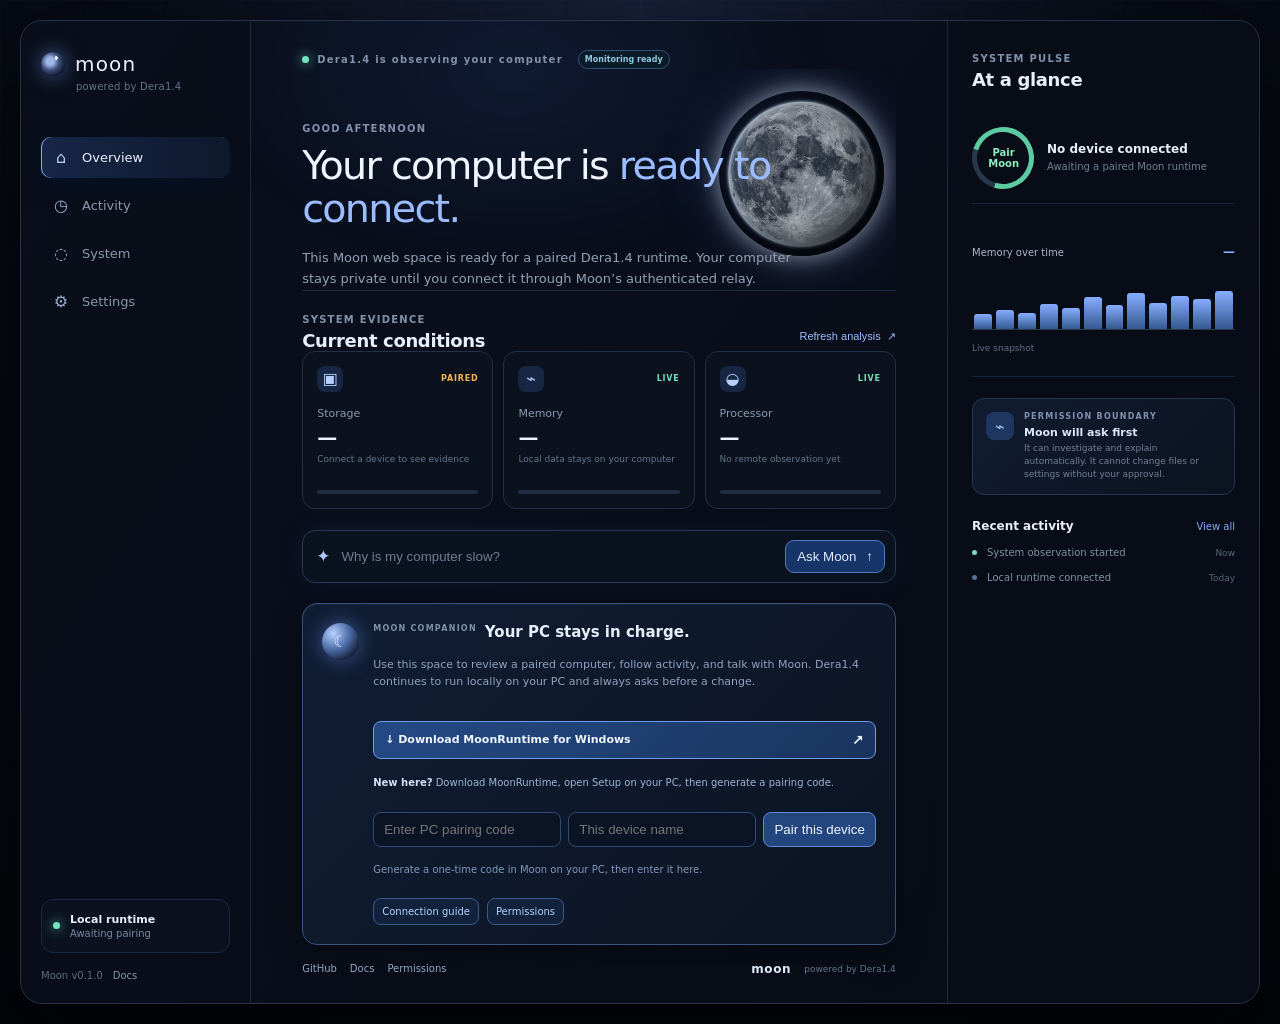
<file: frontend/index.html>
<!doctype html>
<html lang="en">
  <head>
    <meta charset="utf-8" />
    <meta name="viewport" content="width=device-width, initial-scale=1" />
    <title>Moon — Powered by Dera1.4</title>
    <link rel="stylesheet" href="dashboard.css" />
  </head>
  <body>
    <main class="shell">
      <aside class="rail" aria-label="Primary navigation">
        <a class="brand" href="#overview"><span class="brand-moon"></span><span>moon</span></a>
        <span class="powered">powered by Dera1.4</span>
        <nav class="navigation">
          <a class="selected" href="#overview" aria-label="Overview"><i>⌂</i><span>Overview</span></a>
          <a href="#activity" aria-label="Activity"><i>◷</i><span>Activity</span></a>
          <a href="#system" aria-label="System"><i>◌</i><span>System</span></a>
          <a href="#settings" aria-label="Settings"><i>⚙</i><span>Settings</span></a>
        </nav>
        <section class="runtime-card">
          <span class="live-dot"></span>
          <div><b>Local runtime</b><small id="runtime-status">Connecting…</small></div>
        </section>
        <footer><span>Moon v0.1.0</span><a href="#docs">Docs</a></footer>
      </aside>

      <section class="workspace" id="overview">
        <header class="topbar">
          <div class="eyebrow"><span class="live-dot"></span><span>Dera1.4 is observing your computer</span><span class="monitor-badge" id="monitor-badge">Monitoring ready</span></div>
        </header>

        <section class="welcome">
          <div class="ambient-moon" aria-hidden="true"><span></span></div>
          <p class="kicker">GOOD <span id="day-part">EVENING</span></p>
          <h1>Your computer is <em id="system-state">being observed.</em></h1>
          <p class="welcome-copy" id="welcome-copy">Moon is collecting a current picture of your system so it can explain what matters.</p>
        </section>

        <section class="conversation" id="activity" aria-label="Moon system evidence">
          <div class="section-heading"><div><p class="kicker">SYSTEM EVIDENCE</p><h2>Current conditions</h2></div><button class="text-button" id="refresh-button">Refresh analysis <span>↗</span></button></div>
          <div class="evidence-grid" id="system">
            <button class="evidence-card storage" data-metric="storage"><span class="card-top"><span class="card-icon">▣</span><span class="severity" id="storage-label">CHECKING</span></span><span class="card-name">Storage</span><strong id="storage-value">—</strong><small id="storage-detail">Waiting for local runtime</small><span class="meter"><span id="storage-meter"></span></span></button>
            <button class="evidence-card" data-metric="memory"><span class="card-top"><span class="card-icon">⌁</span><span class="severity quiet">LIVE</span></span><span class="card-name">Memory</span><strong id="memory-value">—</strong><small id="memory-detail">Waiting for local runtime</small><span class="meter cool"><span id="memory-meter"></span></span></button>
            <button class="evidence-card" data-metric="cpu"><span class="card-top"><span class="card-icon">◒</span><span class="severity quiet">LIVE</span></span><span class="card-name">Processor</span><strong id="cpu-value">—</strong><small id="cpu-detail">Waiting for local runtime</small><span class="meter cool"><span id="cpu-meter"></span></span></button>
          </div>
        </section>

        <section class="ask-moon" id="ask-moon"><span class="ask-icon">✦</span><label for="moon-question">Ask Moon anything about your computer</label><input id="moon-question" placeholder="Why is my computer slow?" /><button id="ask-button">Ask Moon <span>↑</span></button></section>
        <section class="mobile-companion" aria-label="Moon mobile companion">
          <span class="mobile-companion-orb">☾</span>
          <div><p class="kicker">MOON COMPANION</p><h2>Your PC stays in charge.</h2><p>Use this space to review a paired computer, follow activity, and talk with Moon. Dera1.4 continues to run locally on your PC and always asks before a change.</p><a class="runtime-download" href="https://github.com/FushiguroZenin/Moon-ADT/releases/latest" target="_blank" rel="noreferrer">↓ Download MoonRuntime for Windows <span>↗</span></a><p class="runtime-steps"><b>New here?</b> Download MoonRuntime, open Setup on your PC, then generate a pairing code.</p><form class="web-pairing-form" id="web-pairing-form"><input id="web-pairing-code" autocomplete="one-time-code" placeholder="Enter PC pairing code" /><input id="web-client-name" maxlength="80" placeholder="This device name" /><button type="submit">Pair this device</button></form><p class="web-pairing-status" id="web-pairing-status">Generate a one-time code in Moon on your PC, then enter it here.</p><div><a href="#docs">Connection guide</a><a href="#permissions">Permissions</a></div></div>
        </section>
        <footer class="app-footer"><a href="https://github.com/FushiguroZenin" target="_blank" rel="noreferrer">GitHub</a><a href="#docs">Docs</a><a href="#permissions">Permissions</a><span></span><b>moon</b><small>powered by Dera1.4</small></footer>
      </section>

      <section class="activity-page" id="activity-page" aria-label="Moon activity history">
        <header class="activity-top"><div><p class="kicker">LOCAL TASK HISTORY</p><h1>Activity</h1><p>Investigations and follow-ups saved on this computer.</p></div><button class="back-overview" id="back-overview">← Overview</button></header>
        <div class="activity-summary"><span class="live-dot"></span><p>Moon records what it observed, what it proposed, and what was verified. It does not treat a chat message as permission to change your computer.</p></div>
        <section class="task-list" id="task-list"><p class="empty-tasks">Loading local task history…</p></section>
      </section>

      <section class="system-page" id="system-page" aria-label="Live system evidence">
        <header class="activity-top"><div><p class="kicker">LIVE LOCAL SNAPSHOT</p><h1>System</h1><p id="system-updated">Connecting to Dera1.4…</p></div><button class="back-overview" id="system-back">← Overview</button></header>
        <div class="system-summary" id="system-summary"></div>
        <section class="system-grid">
          <article class="system-panel"><div class="panel-head"><div><p class="kicker">MEMORY CONSUMERS</p><h2>Largest processes</h2></div><button data-chat-question="Show me the largest memory consumers.">Investigate</button></div><div id="process-list" class="process-list"><p>Loading processes…</p></div></article>
          <article class="system-panel"><div class="panel-head"><div><p class="kicker">STORAGE EVIDENCE</p><h2>Large folders</h2></div><button data-chat-question="Show me the Downloads evidence.">Investigate</button></div><div id="folder-list" class="process-list"><p>Loading folders…</p></div></article>
          <article class="system-panel"><div class="panel-head"><div><p class="kicker">STARTUP</p><h2>Startup applications</h2></div><button data-chat-question="Why does my computer take so long to start?">Investigate</button></div><div id="startup-list" class="process-list"><p>Loading startup entries…</p></div></article>
          <article class="system-panel"><div class="panel-head"><div><p class="kicker">CONNECTION</p><h2>Network and uptime</h2></div></div><div id="connection-list" class="process-list"><p>Loading system state…</p></div></article>
        </section>
      </section>

      <section class="settings-page" id="settings-page" aria-label="Moon local settings">
        <header class="activity-top"><div><p class="kicker">LOCAL CONTROL PLANE</p><h1>Settings</h1><p>How Moon connects, observes, and protects this computer.</p></div><button class="back-overview" id="settings-back">← Overview</button></header>
        <section class="settings-grid" id="settings-grid"><p class="empty-tasks">Loading local settings…</p></section>
        <section class="monitoring-panel"><div><p class="kicker">LOCAL MONITORING</p><h2>Check for meaningful changes</h2><p id="monitor-description">Moon only checks when you ask it to. No background scheduler or notifications are enabled.</p></div><button id="monitor-check">Check now</button><div class="monitor-controls"><label><input type="checkbox" id="monitor-enabled" /> Enable while Moon is running</label><select id="monitor-interval" aria-label="Monitoring interval"><option value="5">Every 5 minutes</option><option value="15">Every 15 minutes</option><option value="30" selected>Every 30 minutes</option><option value="60">Every hour</option></select><button id="monitor-save">Save monitoring</button></div><div class="monitor-results" id="monitor-results">No manual check has run in this browser session.</div></section>
        <section class="startup-panel"><div><p class="kicker">RUNTIME STARTUP</p><h2>Start Moon with Windows</h2><p id="startup-description">Off by default. When enabled, Moon starts quietly in the system tray when you sign in.</p></div><label class="relay-toggle"><input type="checkbox" id="startup-enabled" /> Start with Windows</label><button id="startup-save">Save startup preference</button><div class="startup-result" id="startup-result">Loading startup preference…</div></section>
        <section class="pairing-panel"><div><p class="kicker">DEVICE PAIRING</p><h2>Pair Moon web or a mobile device</h2><p id="pairing-description">Generate a short-lived, one-time code on this PC. Enter it once in Moon web to pair that browser for read-only evidence.</p></div><button id="pairing-create">Generate pairing code</button><div class="pairing-code" id="pairing-code">No active code</div><div class="pairing-form"><input id="pairing-client" placeholder="Client name, e.g. Moon Web" /><input id="pairing-input" placeholder="Enter pairing code" /><button id="pairing-complete">Complete pairing</button></div><div class="pairing-result" id="pairing-result">No clients paired in this browser session.</div></section>
        <section class="relay-panel"><div><p class="kicker">OUTBOUND RELAY</p><h2>Moon web connection</h2><p id="relay-description">Disabled. Moon never opens an inbound port or exposes this computer publicly.</p></div><label class="relay-toggle"><input type="checkbox" id="relay-enabled" /> Enable outbound relay</label><input id="relay-url" placeholder="https://relay.example.com" /><button id="relay-save">Save relay settings</button><div class="relay-result" id="relay-result">A relay service has not been configured.</div><div class="relay-sessions" id="relay-sessions">No web browsers are paired.</div></section>
      </section>

      <section class="public-page" id="docs-page" aria-label="Moon documentation">
        <header class="public-hero"><p class="kicker">MOON DOCUMENTATION</p><h1>A local agent that explains before it acts.</h1><p>Moon combines Dera1.4’s deterministic computer tools with a local language model. It observes, investigates, proposes, asks, and verifies.</p><button class="back-overview public-back">← Back to Moon</button></header>
        <div class="public-grid"><article><h2>Get connected</h2><p>Start Moon’s local runtime, then open the Moon address in your browser. The dashboard talks to Dera1.4 on the same computer.</p><code>python run_api.py</code></article><article class="download-guide"><h2>Install MoonRuntime</h2><p>Moon installs as a local Windows runtime. Diagnostics work immediately; local AI is an optional setup choice.</p><a href="https://github.com/FushiguroZenin/Moon-ADT/releases/latest" target="_blank" rel="noreferrer">Download for Windows ↗</a></article><article><h2>Local AI with Ollama</h2><p>Choose <b>Enable local AI</b> during setup for more natural conversation and clearer evidence explanations. Moon detects Ollama, guides the installation, and then downloads its recommended private model only after you confirm.</p><p>The model remains on the PC. It needs several GB of disk space and uses additional RAM while active, so diagnostics-only mode is a good lighter option.</p></article><article><h2>What Moon can do</h2><ul><li>Read system status and investigate performance</li><li>Inspect Downloads and large folders</li><li>Review startup applications and crash evidence</li><li>Monitor meaningful local changes</li><li>Give safe manual guidance for sensitive tasks</li></ul></article><article><h2>Using Moon</h2><ol><li>Ask a plain-language question.</li><li>Review the evidence behind its answer.</li><li>Follow a recommendation or ask a follow-up.</li><li>For sensitive work, follow Moon’s recommended manual steps.</li></ol></article><article><h2>Local connection guide</h2><p>The current Moon interface is local. Future web access will pair with the local runtime through an outbound relay, so a computer is never directly exposed to the public internet.</p></article><article><h2>Known limits</h2><p>Moon only supports its listed safe investigations. Results reflect the available local evidence, not a guaranteed root cause. It does not silently repair, delete, replace, or alter files.</p></article></div>
      </section>

      <section class="public-page" id="permissions-page" aria-label="Moon permissions">
        <header class="public-hero permission-hero"><p class="kicker">PERMISSIONS AND CONTROL</p><h1>You stay in control of every computer change.</h1><p>Moon can observe and explain automatically. It cannot alter files, settings, or applications simply because a user asked in chat.</p><button class="back-overview public-back permission-back">← Back to Moon</button></header>
        <div class="permission-flow"><span>Observe</span><i>→</i><span>Investigate</span><i>→</i><span>Propose</span><i>→</i><b>Approve</b><i>→</i><b>Execute</b><i>→</i><span>Verify</span></div>
        <div class="public-grid permissions-grid"><article><h2>What Moon may do automatically</h2><p>Moon and Dera1.4 may collect read-only system evidence: performance values, storage use, process information, startup entries, event-log evidence, and folder sizes inside its allowed scope.</p></article><article><h2>What always needs permission</h2><p>Moves and copies require a specific proposal, an existing destination, a dry-run preview, explicit approval, and a separate execution action. Each operation is verified afterward.</p></article><article><h2>What Moon does not do</h2><p>Moon does not silently delete, overwrite, replace, close applications, alter settings, or execute unapproved commands. Those capabilities are not part of the current product flow.</p></article><article><h2>How Dera1.4 protects the boundary</h2><p>Dera1.4 chooses the allowed tool, validates paths and destinations, records proposal state, and verifies the result. The language model explains evidence but cannot bypass these controls.</p></article><article class="wide"><h2>What granting access means</h2><p>Allowing Moon to run locally gives Dera1.4 visibility into the information needed for the investigation you request, such as system state, selected folders, or Windows event logs. A future paired web connection would route requests to this local runtime; it would not give a website unrestricted access to a computer. Only grant access on a computer you trust, review every proposal, and keep the local runtime and model environment secure.</p></article></div>
      </section>

      <aside class="insights" aria-label="System insights">
        <header><p class="kicker">SYSTEM PULSE</p><h2>At a glance</h2></header>
        <article class="pulse-card"><div class="pulse-ring" id="health-ring"><span id="health-score">—</span></div><div><b id="health-title">System status</b><small id="health-detail">Awaiting a live snapshot</small></div></article>
        <section class="timeline"><div class="timeline-head"><span>Memory over time</span><strong id="memory-quick">—</strong></div><div class="sparkline" aria-hidden="true"><i></i><i></i><i></i><i></i><i></i><i></i><i></i><i></i><i></i><i></i><i></i><i></i></div><small>Live snapshot</small></section>
        <section class="permission" id="findings"><div class="permission-icon">⌁</div><div><p class="kicker">PERMISSION BOUNDARY</p><b>Moon will ask first</b><small>It can investigate and explain automatically. It cannot change files or settings without your approval.</small></div></section>
        <section class="recent"><div class="recent-head"><b>Recent activity</b><a href="#activity">View all</a></div><p><span class="tiny-dot"></span>System observation started <time>Now</time></p><p><span class="tiny-dot dim"></span>Local runtime connected <time>Today</time></p></section>
      </aside>
    </main>

    <dialog class="detail-modal" id="metric-modal" aria-labelledby="modal-title">
      <button class="modal-close" id="modal-close" aria-label="Close details">×</button>
      <p class="kicker" id="modal-kicker">LIVE SYSTEM EVIDENCE</p>
      <h2 id="modal-title">Storage</h2>
      <p class="modal-lead" id="modal-lead"></p>
      <div class="modal-stat" id="modal-stat"></div>
      <section class="modal-section"><p class="kicker">WHAT MOON CAN CONFIRM</p><p id="modal-evidence"></p></section>
      <section class="modal-section recommendation"><p class="kicker">RECOMMENDED NEXT STEP</p><p id="modal-recommendation"></p></section>
      <p class="modal-boundary">Moon has not made any changes. Any action that changes your computer requires your approval.</p>
    </dialog>

    <dialog class="detail-modal pairing-success-modal" id="pairing-success-modal" aria-labelledby="pairing-success-title">
      <button class="modal-close" id="pairing-success-close" aria-label="Close pairing confirmation">×</button>
      <p class="kicker">PAIRING CONFIRMED</p>
      <h2 id="pairing-success-title">This browser is connected.</h2>
      <p class="modal-lead">Moon can now show read-only evidence from your paired PC.</p>
      <section class="modal-section"><p class="kicker">WHAT HAPPENS NEXT</p><p>Moon is requesting a live snapshot from Dera1.4. Keep MoonRuntime running on the PC; current storage, memory, and processor values will appear shortly.</p></section>
      <button class="pairing-success-continue" id="pairing-success-continue">Continue to Moon</button>
      <p class="modal-boundary">Pairing provides read-only evidence only. It does not grant permission to change files or settings.</p>
    </dialog>

    <dialog class="chat-modal" id="chat-modal" aria-labelledby="chat-title">
      <header class="chat-header"><div class="chat-identity"><span class="message-orb">☾</span><div><b id="chat-title">Moon</b><small><span class="live-dot"></span> Local conversation</small></div></div><div class="chat-controls"><button id="minimize-chat" aria-label="Minimize chat">—</button><button id="close-chat" aria-label="Close and end conversation">×</button></div></header>
      <div class="chat-thread" id="chat-thread" aria-live="polite"></div>
      <form class="chat-composer" id="chat-form"><label class="sr-only" for="chat-question">Ask Moon</label><input id="chat-question" autocomplete="off" placeholder="Ask a follow-up…" /><button type="submit">Send <span>↑</span></button></form>
    </dialog>

    <dialog class="proposal-modal" id="proposal-modal" aria-labelledby="proposal-title">
      <button class="modal-close" id="proposal-close" aria-label="Close proposal">×</button>
      <p class="kicker">CONTROLLED MOVE</p><h2 id="proposal-title">Review proposal</h2><p class="modal-lead" id="proposal-description"></p>
      <div class="proposal-state" id="proposal-state">Proposed</div>
      <label class="proposal-label" for="proposal-action">Action</label><select id="proposal-action"><option value="move">Move — frees space at the source</option><option value="copy">Copy — keeps the original</option></select>
      <label class="proposal-label" for="proposal-destination">Destination folder</label><input id="proposal-destination" placeholder="C:\Users\YourName\Documents\Archived Downloads" />
      <p class="proposal-result" id="proposal-result">Choose an existing folder, then run a dry preview. No files will move during preview.</p>
      <div class="proposal-actions"><button id="proposal-preview">Preview move</button><button id="proposal-approve" disabled>Approve move</button><button id="proposal-execute" disabled>Execute and verify</button></div>
      <p class="modal-boundary">Approval and execution are separate. Moon will not copy or move anything until you explicitly approve, then explicitly execute this exact proposal.</p>
    </dialog>

    <script src="moon-web-config.js"></script>
    <script src="moon-client.js"></script>
    <script>
      const byId = (id) => document.getElementById(id);
      const webConfig = window.MOON_WEB_CONFIG || { mode: 'local' };
      const pairedWebShell = webConfig.mode === 'paired-web' && !window.moonClient.baseUrl;
      let pairedBrowserSession = sessionStorage.getItem('moon_browser_session');
      document.documentElement.classList.toggle('paired-web-shell', pairedWebShell);
      const setText = (id, value) => byId(id).textContent = value;
      const pct = (value) => Number.isFinite(Number(value)) ? `${Math.round(Number(value))}%` : '—';
      const setMeter = (id, value) => byId(id).style.width = `${Math.min(100, Math.max(0, Number(value) || 0))}%`;
      function timeOfDay() { const h = new Date().getHours(); return h < 12 ? 'MORNING' : h < 18 ? 'AFTERNOON' : 'EVENING'; }
      setText('day-part', timeOfDay());
      function showPairingSuccess() { const modal=byId('pairing-success-modal'); if (modal && !modal.open) modal.showModal(); }
      async function pairThisBrowser(event) {
        event.preventDefault(); const code=byId('web-pairing-code').value.trim(); const clientName=byId('web-client-name').value.trim() || 'Moon Web'; const status=byId('web-pairing-status'); const relay=webConfig.relayBaseUrl?.replace(/\/$/, '');
        if (!relay) { status.textContent='Moon web pairing is not configured for this site yet.'; return; }
        if (!code) { status.textContent='Enter the one-time pairing code shown by Moon on your PC.'; return; }
        status.textContent='Confirming this browser with your paired PC…';
        try { const response=await window.moonClient.nativeFetch(`${relay}/v1/browser-pairing/complete`, {method:'POST',headers:{'Content-Type':'application/json'},body:JSON.stringify({code,client_name:clientName})}); const result=await response.json(); if(!response.ok) throw new Error(result.detail || 'Moon could not complete pairing.'); pairedBrowserSession=result.browser_session; sessionStorage.setItem('moon_browser_session', pairedBrowserSession); status.textContent=`Paired with ${result.device_id}. Moon is fetching live read-only evidence now.`; byId('web-pairing-form').reset(); showPairingSuccess(); refreshStatus(); } catch(error) { status.textContent=error.message || 'Moon could not complete pairing.'; }
      }
      byId('pairing-success-close')?.addEventListener('click', () => byId('pairing-success-modal').close());
      byId('pairing-success-continue')?.addEventListener('click', () => byId('pairing-success-modal').close());
      byId('web-pairing-form').addEventListener('submit', pairThisBrowser);
      let latestStatus = null;
      let activeTaskId = null;
      let selectedProposal = null;
      let awaitingCrashApplication = false;
      let remoteStatusLoading = false;
      function renderSnapshot(s) {
        latestStatus = s; const cpu = s.cpu || {}, memory = s.memory || {}, storage = s.storage || {};
        const storageUsed = Number(storage.usage_percent), memoryUsed = Number(memory.usage_percent), cpuUsed = Number(cpu.usage_percent), free = Number(storage.free_gb);
        setText('cpu-value', pct(cpuUsed)); setText('memory-value', pct(memoryUsed)); setText('storage-value', pct(storageUsed));
        setText('cpu-detail', `${cpu.logical_cores || '—'} logical cores`); setText('memory-detail', Number.isFinite(memory.available_gb) ? `${memory.available_gb.toFixed(1)} GB available` : 'Live observation'); setText('storage-detail', Number.isFinite(free) ? `${free.toFixed(1)} GB available` : 'Live observation');
        setMeter('cpu-meter', cpuUsed); setMeter('memory-meter', memoryUsed); setMeter('storage-meter', storageUsed);
        const needsAttention = storageUsed >= 90 || memoryUsed >= 85;
        setText('health-score', needsAttention ? 'Needs\nreview' : 'Healthy'); setText('health-title', needsAttention ? 'Needs attention' : 'Looking good'); setText('health-detail', needsAttention ? 'Moon found conditions to review.' : 'No urgent issues in this snapshot.');
        byId('health-ring').classList.toggle('warning', needsAttention); setText('system-state', needsAttention ? 'asking for attention.' : 'awake.');
        setText('storage-label', storageUsed >= 90 ? 'ATTENTION' : 'HEALTHY'); byId('storage-label').classList.toggle('quiet', storageUsed < 90);
        setText('welcome-copy', needsAttention ? 'Moon found a condition worth your attention. Review the evidence, then decide what should happen next.' : 'Moon is quietly observing your system and will explain the details when something needs your attention.');
      }
      async function pairedReadOnly(commandType, payload = {}) {
        const relay = webConfig.relayBaseUrl?.replace(/\/$/, ''); const session = pairedBrowserSession || sessionStorage.getItem('moon_browser_session');
        if (!relay || !session) throw new Error('Pair this browser with Moon on your PC before requesting live evidence.');
        const headers = {'Content-Type':'application/json','Authorization':`Bearer ${session}`};
        const queued = await window.moonClient.nativeFetch(`${relay}/v1/browser/commands`, {method:'POST',headers,body:JSON.stringify({command_type:commandType,payload})});
        const command = await queued.json(); if (!queued.ok) throw new Error(command.detail || 'Moon could not queue the read-only request.');
        for (let attempt = 0; attempt < 20; attempt += 1) {
          await new Promise((resolve) => setTimeout(resolve, 1500));
          const response = await window.moonClient.nativeFetch(`${relay}/v1/browser/commands/${command.command_id}`, {headers:{Authorization:`Bearer ${session}`}});
          const result = await response.json(); if (!response.ok) throw new Error(result.detail || 'Moon could not retrieve the request result.');
          if (result.state === 'completed') return result.result?.result || result.result || result;
        }
        throw new Error('Moon is waiting for the paired PC to check in. Keep Dera1.4 running and try again.');
      }
      async function pairedLatestSnapshot() {
        const relay = webConfig.relayBaseUrl?.replace(/\/$/, '');
        const session = pairedBrowserSession || sessionStorage.getItem('moon_browser_session');
        if (!relay || !session) throw new Error('Pair this browser with Moon on your PC before requesting live evidence.');
        const response = await window.moonClient.nativeFetch(`${relay}/v1/browser/status`, {headers:{Authorization:`Bearer ${session}`}});
        const result = await response.json();
        if (!response.ok) throw new Error(result.detail || 'Moon could not retrieve the latest system snapshot.');
        if (!result.snapshot) throw new Error('The paired PC has not published a system snapshot yet.');
        return result.snapshot;
      }

      function isSnapshotQuestion(request) {
        const text = request.toLowerCase();
        const asksForInvestigation = /(why|slow|sluggish|lag|crash|startup|boot|download|large file|folder|process|application)/.test(text);
        return !asksForInvestigation && /(status|system|computer|cpu|processor|memory|ram|storage|disk|space|network|battery|uptime|how.*pc|how.*computer)/.test(text);
      }

      async function refreshStatus() {
        if (pairedWebShell) {
          const session = pairedBrowserSession || sessionStorage.getItem('moon_browser_session');
          if (session && webConfig.relayBaseUrl && !remoteStatusLoading) {
            remoteStatusLoading = true; setText('runtime-status', 'Requesting evidence');
            try {
              const snapshot = await pairedLatestSnapshot();
              renderSnapshot(snapshot); setText('runtime-status', 'Paired and connected'); document.documentElement.classList.add('paired-device-connected');
              return;
            } catch (error) {
              const message = error?.message || 'Moon could not retrieve live evidence from the paired PC.';
              setText('runtime-status', 'Paired PC unavailable');
              setText('health-detail', message);
              setText('system-state', 'temporarily unavailable.');
              setText('welcome-copy', 'Moon is paired with your PC, but it could not retrieve a live snapshot. ' + message);
              setText('storage-detail', 'Live request did not complete');
              setText('memory-detail', 'Live request did not complete');
              setText('cpu-detail', 'Live request did not complete');
            }
            finally { remoteStatusLoading = false; }
            return;
          }
          setText('runtime-status', 'Awaiting pairing');
          setText('system-state', 'ready to connect.');
          setText('welcome-copy', 'This Moon web space is ready for a paired Dera1.4 runtime. Your computer stays private until you connect it through Moon’s authenticated relay.');
          setText('health-score', 'Pair\nMoon');
          setText('health-title', 'No device connected');
          setText('health-detail', webConfig.connectionLabel || 'Awaiting a paired Moon runtime');
          setText('storage-label', 'PAIRED');
          setText('storage-value', '—'); setText('memory-value', '—'); setText('cpu-value', '—');
          setText('storage-detail', 'Connect a device to see evidence'); setText('memory-detail', 'Local data stays on your computer'); setText('cpu-detail', 'No remote observation yet');
          return;
        }
        setText('runtime-status', 'Observing');
        try {
          const res = await fetch('/status'); if (!res.ok) throw new Error(); const s = await res.json();
          renderSnapshot(s);
          setText('runtime-status', 'Connected');
        } catch (_) { setText('runtime-status', 'Offline'); }
      }
      byId('refresh-button').addEventListener('click', refreshStatus);
      function number(value, digits = 1) { return Number.isFinite(Number(value)) ? Number(value).toFixed(digits) : 'an unavailable amount'; }
      function explainFinding(finding) {
        const evidence = finding.evidence || {};
        if (finding.code === 'cpu.normal') return `Moon measured CPU use at ${number(evidence.usage_percent)}%. The processor was not heavily occupied in this snapshot, so this reading does not point to CPU pressure as the cause of slowness.`;
        if (finding.code === 'memory.high') return `Memory use was ${number(evidence.usage_percent)}%, with ${number(evidence.available_gb)} GB available. This can make switching between applications less responsive, but this snapshot alone does not identify which application is responsible.`;
        if (finding.code === 'memory.normal') return `Memory use was ${number(evidence.usage_percent)}%, with ${number(evidence.available_gb)} GB available. This reading is within Moon’s normal range for the current snapshot.`;
        if (finding.code === 'storage.low_space') return `The system drive was ${number(evidence.usage_percent)}% full, with ${number(evidence.free_gb)} GB free. Low free space can affect updates, temporary files, and general system breathing room.`;
        if (finding.code === 'process.largest_memory') return `${evidence.name || 'A process'} was the largest measured memory consumer at ${number(evidence.memory_mb)} MB. This identifies a current observation; it does not mean the process is faulty.`;
        if (finding.code === 'storage.largest_user_directory') { const dirs = evidence.directories || []; return dirs.length ? `Moon found these large user-accessible locations: ${dirs.slice(0,3).map((dir) => `${dir.path} (${number(dir.size_gb)} GB)`).join(', ')}. Moon has only inspected their sizes.` : 'Moon found large user-accessible directories, but the exact directory list was not included in this response.'; }
        return finding.title ? `${finding.title}. ${finding.recommendation || 'Moon recorded this as evidence in the latest investigation.'}` : 'Moon recorded this evidence in the latest investigation.';
      }
      function detailsFor(findings) { return findings.length ? findings.map(explainFinding).join(' ') : 'Moon collected the current system snapshot. No additional diagnostic finding was returned for this request.'; }
      function addMessage(kind, text, findings = [], details = '', nextStep = '') {
        const card = document.createElement('article'); card.className = kind === 'user' ? 'user-message' : 'moon-message';
        const mark = document.createElement('div'); mark.className = kind === 'user' ? 'user-orb' : 'message-orb'; mark.textContent = kind === 'user' ? 'You' : '☾';
        const body = document.createElement('div'); const copy = document.createElement('p'); copy.textContent = text; body.append(copy);
        if (findings.length || details || nextStep) { const evidence = document.createElement('div'); evidence.className = 'message-evidence'; findings.slice(0, 3).forEach((finding) => { const item = document.createElement('button'); item.type = 'button'; item.textContent = finding.title || finding.code || 'Evidence'; item.addEventListener('click', () => addMessage('moon', explainFinding(finding))); evidence.append(item); }); if (details) { const item = document.createElement('button'); item.type = 'button'; item.textContent = 'Details'; item.addEventListener('click', () => addMessage('moon', details)); evidence.append(item); } if (nextStep) { const item = document.createElement('button'); item.type = 'button'; item.textContent = 'Recommended next step'; item.addEventListener('click', () => addMessage('moon', nextStep)); evidence.append(item); } body.append(evidence); }
        card.append(mark, body); byId('chat-thread').append(card); card.scrollIntoView({ behavior: 'smooth', block: 'nearest' });
      }
      function summarizeReply(payload) {
        const result = payload.result || {}; const task = result.task || {}; const findings = task.findings || [];
        if (payload.conversation) { const reply = payload.conversation; const evidence = reply.evidence || findings; return { text: reply.reply, findings: evidence, details: detailsFor(evidence), next: `${reply.next_step || ''} Moon needs your explicit permission before it can carry out any change.`.trim() }; }
        if (result.explanation) { const explanation = result.explanation; const evidence = explanation.evidence || findings; return { text: explanation.interpretation || 'Moon prepared an evidence-backed explanation.', findings: evidence, details: detailsFor(evidence), next: `${explanation.next_step || 'Ask Moon for more detail about any finding.'} Moon needs your explicit permission before it can carry out any change.` }; }
        if (result.data && result.findings) { return { text: 'Moon inspected startup applications using a read-only local check.', findings: result.findings, details: detailsFor(result.findings), next: 'Review startup entries before changing anything. Moon can prepare a review-only proposal, but it needs your explicit permission before it can carry out any change.' }; }
        if (task.result?.summary) return { text: task.result.summary, findings, details: detailsFor(findings), next: `${task.result.recommended_next_step || 'No change is recommended from this snapshot.'} Moon needs your explicit permission before it can carry out any change.` };
        if (result.snapshot) { const s=result.snapshot, cpu=s.cpu||{}, memory=s.memory||{}, storage=s.storage||{}; const origin=result.remote_snapshot ? 'your paired PC' : 'this computer'; return { text:`I read the latest system snapshot from ${origin}.`, findings:[], details:`CPU use is ${number(cpu.usage_percent)}%. Memory use is ${number(memory.usage_percent)}% with ${number(memory.available_gb)} GB available. System storage is ${number(storage.usage_percent)}% used with ${number(storage.free_gb)} GB free.`, next:'Ask Moon to investigate a specific concern, such as slowness or Downloads. Moon will gather more evidence before suggesting any action.' }; }
        if (result.inspection) { const path = result.inspection.path || 'the requested folder'; const folders = result.inspection.largest_subfolders || []; const leading = folders.slice(0, 3).map((folder) => `${folder.name} (${number(folder.size_gb)} GB)`).join(', '); return { text: `I inspected ${path}. The evidence is ready for review; I have not moved or removed anything.`, findings: [], details: leading ? `The largest visible folders are ${leading}. Moon measured folder sizes only; it did not open, delete, move, or change files.` : 'Moon inspected user-accessible folder sizes only. It did not open, delete, move, or change any files.', next:'Review the discovered folders. If you want to free space, Moon can prepare a move proposal for your review and permission.' }; }
        if (result.proposals) return { text: `I prepared ${result.proposals.length} move proposal${result.proposals.length === 1 ? '' : 's'} for review. They are not approved and cannot execute from this screen.`, findings: [], details:'Each proposal is a suggested move only. Moon has not changed any files.', next:'Choose whether you want to review a proposal. Moon needs your explicit approval and a destination before a move can be considered.' };
        return { text: result.message || 'I completed the allowed read-only check.', findings: [], details:'Moon did not perform an action outside its current safe task allow-list.', next:'Ask for a supported read-only investigation, or ask Moon to explain what it can do.' };
      }
      function openProposal(proposal) { selectedProposal = proposal; setText('proposal-title', `Review ${proposal.path.split('\\').pop()}`); setText('proposal-description', proposal.reason || 'Moon prepared this proposal from current storage evidence.'); setText('proposal-state', 'Proposed'); setText('proposal-result', 'Choose Move or Copy, select an existing folder, then run a dry preview. No files will change during preview.'); byId('proposal-action').value = 'move'; byId('proposal-destination').value = ''; byId('proposal-approve').disabled = true; byId('proposal-execute').disabled = true; byId('proposal-modal').showModal(); }
      function addProposalCards(proposals) {
        const container = document.createElement('section'); container.className = 'proposal-cards';
        proposals.slice(0, 3).forEach((proposal) => { const card = document.createElement('article'); card.className = 'proposal-card'; const title = document.createElement('b'); title.textContent = proposal.path ? `Move ${proposal.path.split('\\').pop()}` : 'Move proposal'; const detail = document.createElement('small'); const size = Number(proposal.reclaimable_gb); detail.textContent = `Estimated effect: ${Number.isFinite(size) ? size.toFixed(2) + ' GB' : 'size unavailable'}. No files have been moved.`; const button = document.createElement('button'); button.type = 'button'; button.textContent = 'Review permission'; button.addEventListener('click', () => openProposal(proposal)); card.append(title, detail, button); container.append(card); }); byId('chat-thread').append(container); }
      function openChat() { const chat = byId('chat-modal'); chat.classList.remove('minimized'); if (!chat.open) chat.showModal(); byId('chat-question').focus(); }
      async function pairedQuestion(request) {
        if (isSnapshotQuestion(request)) {
          const snapshot = latestStatus || await pairedLatestSnapshot();
          return {result:{snapshot, remote_snapshot:true}};
        }
        const relay = webConfig.relayBaseUrl?.replace(/\/$/, ''); const session = pairedBrowserSession || sessionStorage.getItem('moon_browser_session');
        if (!relay || !session) throw new Error('Pair this browser with Moon on your PC before starting a conversation.');
        const headers = {'Content-Type':'application/json','Authorization':`Bearer ${session}`};
        const queued = await window.moonClient.nativeFetch(`${relay}/v1/browser/questions`, {method:'POST',headers,body:JSON.stringify({request})});
        const command = await queued.json(); if (!queued.ok) throw new Error(command.detail || 'Moon could not queue that question.');
        if (command.intent === 'unknown') return {result:{message:command.message}};
        for (let attempt = 0; attempt < 20; attempt += 1) {
          await new Promise((resolve) => setTimeout(resolve, 1500));
          const response = await window.moonClient.nativeFetch(`${relay}/v1/browser/commands/${command.command_id}`, {headers:{Authorization:`Bearer ${session}`}});
          const result = await response.json(); if (!response.ok) throw new Error(result.detail || 'Moon could not retrieve the answer.');
          if (result.state === 'completed') { const payload=result.result?.result || result.result || result; return {result:payload, conversation:result.result?.conversation || payload.conversation}; }
        }
        throw new Error('Moon is waiting for the paired PC to check in. Keep Dera1.4 running and try again.');
      }
      async function sendQuestion(source = 'chat-question') {
        const input = byId(source); let request = input.value.trim(); if (!request) return;
        const shownRequest = request; if (awaitingCrashApplication) request = `${request} keeps crashing`;
        openChat(); addMessage('user', shownRequest); input.value = '';
        const pending = document.createElement('article'); pending.className = 'moon-message pending'; pending.innerHTML = '<div class="message-orb">☾</div><div><p>Moon is investigating with Dera1.4…</p></div>'; byId('chat-thread').append(pending);
        try {
          if (pairedWebShell) {
            const payload = await pairedQuestion(request); pending.remove();
            awaitingCrashApplication = Boolean(payload.result?.needs_application_name);
            const reply = summarizeReply(payload); addMessage('moon', reply.text, reply.findings, reply.details, reply.next); return;
          }
          const url = activeTaskId ? `/tasks/${activeTaskId}/follow-up` : '/ask';
          const response = await fetch(url, { method:'POST', headers:{'Content-Type':'application/json'}, body:JSON.stringify({request}) }); const payload = await response.json(); pending.remove();
          if (!response.ok) throw new Error(payload.detail || 'Moon could not complete that request.');
          awaitingCrashApplication = Boolean(payload.result?.needs_application_name); activeTaskId = payload.task_id || payload.result?.task?.id || activeTaskId;
          const reply = summarizeReply(payload); addMessage('moon', reply.text, reply.findings, reply.details, reply.next); if (payload.result?.proposals) addProposalCards(payload.result.proposals);
        } catch (error) { pending.remove(); addMessage('moon', error.message || 'Moon could not reach the local runtime.'); }
      }
      byId('ask-button').addEventListener('click', () => sendQuestion('moon-question')); byId('moon-question').addEventListener('keydown', (event) => { if (event.key === 'Enter') sendQuestion('moon-question'); });
      byId('chat-form').addEventListener('submit', (event) => { event.preventDefault(); sendQuestion(); });
      byId('minimize-chat').addEventListener('click', (event) => { event.stopPropagation(); byId('chat-modal').classList.add('minimized'); });
      byId('chat-modal').addEventListener('click', () => { if (byId('chat-modal').classList.contains('minimized')) { byId('chat-modal').classList.remove('minimized'); byId('chat-question').focus(); } });
      function endConversation() { const chat = byId('chat-modal'); chat.close(); chat.classList.remove('minimized'); byId('chat-thread').replaceChildren(); activeTaskId = null; awaitingCrashApplication = false; }
      byId('close-chat').addEventListener('click', endConversation);
      byId('chat-modal').addEventListener('cancel', (event) => { event.preventDefault(); endConversation(); });
      async function proposalRequest(path, body) { const response = await fetch(`/proposals/${selectedProposal.id}/${path}`, { method:'POST', headers:{'Content-Type':'application/json'}, body: body ? JSON.stringify(body) : undefined }); const payload = await response.json(); if (!response.ok) throw new Error(payload.detail || 'Moon could not complete this proposal step.'); return payload; }
      function selectedAction() { return byId('proposal-action').value; }
      function proposalPath(step) { return selectedAction() === 'copy' ? `copy/${step}` : step; }
      byId('proposal-action').addEventListener('change', () => { setText('proposal-state', 'Proposed'); setText('proposal-result', selectedAction() === 'copy' ? 'Copy keeps the original in place. Run a dry preview before approving it.' : 'Move changes the item location only after preview, approval, and execution.'); byId('proposal-approve').disabled = true; byId('proposal-execute').disabled = true; });
      byId('proposal-preview').addEventListener('click', async () => { const destination = byId('proposal-destination').value.trim(); const action = selectedAction(); if (!destination) { setText('proposal-result', `Enter an existing destination folder before previewing this ${action}.`); return; } try { const preview = await proposalRequest(proposalPath('preview'), {destination}); setText('proposal-state', 'Previewed'); setText('proposal-result', `Validated dry run: ${preview.source} would ${action} to ${preview.destination}. No files were ${action === 'copy' ? 'copied' : 'moved'}.`); byId('proposal-approve').disabled = false; } catch (error) { setText('proposal-result', error.message); } });
      byId('proposal-approve').addEventListener('click', async () => { const destination = byId('proposal-destination').value.trim(); const action = selectedAction(); try { const approved = await proposalRequest(proposalPath('approve'), {destination, confirmed:true}); setText('proposal-state', 'Approved'); setText('proposal-result', `${approved.message} Review the destination once more, then use Execute and verify if you want to carry out this ${action}.`); byId('proposal-execute').disabled = false; } catch (error) { setText('proposal-result', error.message); } });
      byId('proposal-execute').addEventListener('click', async () => { const action = selectedAction(); try { const executed = await proposalRequest(proposalPath('execute')); setText('proposal-state', 'Executed and verified'); setText('proposal-result', action === 'copy' ? `Moon verified the copy at ${executed.result.destination}. The original remains at the source.` : `Moon verified the move to ${executed.result.destination}. Reported free-space change: ${executed.result.free_space_change_gb} GB.`); byId('proposal-execute').disabled = true; } catch (error) { setText('proposal-result', error.message); } });
      byId('proposal-close').addEventListener('click', () => byId('proposal-modal').close());
      function readableTime(value) { const date = new Date(value); return Number.isNaN(date.valueOf()) ? 'Saved locally' : date.toLocaleString([], {dateStyle:'medium', timeStyle:'short'}); }
      async function reopenTask(id) { try { const response = await fetch(`/tasks/${id}`); const task = await response.json(); if (!response.ok) throw new Error(task.detail || 'Task could not be opened.'); activeTaskId = task.id; openChat(); byId('chat-thread').replaceChildren(); addMessage('moon', `I reopened this saved investigation: ${task.objective}. ${task.result?.summary || 'The recorded evidence is available below.'}`, task.findings || [], detailsFor(task.findings || []), `${task.result?.recommended_next_step || 'Ask a follow-up to continue this task.'} Moon needs your explicit permission before it can carry out any change.`); (task.activity || []).forEach((event) => addMessage('moon', `Follow-up recorded: ${event.payload?.request || event.kind}.`)); } catch (error) { addMessage('moon', error.message || 'Moon could not open that task.'); } }
      async function loadActivity() { const list = byId('task-list'); try { const [taskResponse,eventResponse] = await Promise.all([fetch('/tasks'),fetch('/monitor/events')]); const data = await taskResponse.json(); const monitor = await eventResponse.json(); if (!taskResponse.ok) throw new Error(); list.replaceChildren(); const tasks=data.tasks || [], events=monitor.events || []; if (!tasks.length && !events.length) { list.innerHTML = '<p class="empty-tasks">No saved investigations or monitoring findings yet.</p>'; return; } events.forEach((event) => { const row=document.createElement('article'); row.className='task-row monitor-event'; const state=document.createElement('span'); state.className='task-state monitoring'; const detail=document.createElement('div'); const title=document.createElement('b'); title.textContent='Monitoring finding'; const meta=document.createElement('small'); meta.textContent=`${event.findings.map((finding)=>finding.message).join(' ')} · ${readableTime(event.created_at)}`; detail.append(title,meta); row.append(state,detail); list.append(row); }); tasks.forEach((task) => { const row = document.createElement('article'); row.className = 'task-row'; const state = document.createElement('span'); state.className = `task-state ${task.state || ''}`; const detail = document.createElement('div'); const title = document.createElement('b'); title.textContent = task.objective; const meta = document.createElement('small'); meta.textContent = `${task.state || 'saved'} · ${readableTime(task.created_at)}`; detail.append(title, meta); const open = document.createElement('button'); open.type = 'button'; open.textContent = 'Open task'; open.addEventListener('click', () => reopenTask(task.id)); row.append(state, detail, open); list.append(row); }); } catch (_) { list.innerHTML = '<p class="empty-tasks">Moon could not load local activity. Check that the local runtime is running.</p>'; } }
      const overviewNav = document.querySelector('.navigation a[href="#overview"]'); const activityNav = document.querySelector('.navigation a[href="#activity"]'); const systemNav = document.querySelector('.navigation a[href="#system"]'); const settingsNav = document.querySelector('.navigation a[href="#settings"]');
      function setNav(selected) { [overviewNav, activityNav, systemNav, settingsNav].forEach((item) => item.classList.toggle('selected', item === selected)); }
      function showOverview(updateHistory = true) { document.querySelector('.shell').classList.remove('show-activity', 'show-system', 'show-settings', 'show-public'); document.querySelectorAll('.public-page').forEach((page) => page.classList.remove('active')); setNav(overviewNav); if (updateHistory && ['#docs', '#permissions'].includes(window.location.hash)) history.pushState({moonPage:'overview'}, '', '#overview'); }
      function showPublic(id, updateHistory = true) { document.querySelector('.shell').classList.remove('show-activity', 'show-system', 'show-settings'); document.querySelector('.shell').classList.add('show-public'); document.querySelectorAll('.public-page').forEach((page) => page.classList.toggle('active', page.id === id)); [overviewNav, activityNav, systemNav, settingsNav].forEach((item) => item.classList.remove('selected')); if (updateHistory) history.pushState({moonPage:id}, '', id === 'docs-page' ? '#docs' : '#permissions'); }
      function routePublicHash() { if (window.location.hash === '#docs') showPublic('docs-page', false); else if (window.location.hash === '#permissions') showPublic('permissions-page', false); else showOverview(false); }
      function showActivity() { document.querySelector('.shell').classList.remove('show-system', 'show-settings', 'show-public'); document.querySelector('.shell').classList.add('show-activity'); setNav(activityNav); loadActivity(); }
      function insertRows(id, rows) { const target = byId(id); target.replaceChildren(); if (!rows.length) { target.innerHTML = '<p>No current evidence was returned.</p>'; return; } rows.slice(0, 6).forEach((row) => { const item=document.createElement('div'); item.className='process-row'; const content=document.createElement('div'); const title=document.createElement('b'); title.textContent=row.title; const detail=document.createElement('small'); detail.textContent=row.detail; content.append(title,detail); const value=document.createElement('span'); value.textContent=row.value || ''; item.append(content,value); target.append(item); }); }
      async function loadSystem() { try { const [statusResponse, downloadsResponse, startupResponse] = await Promise.all([fetch('/status'), fetch('/downloads/inspection'), fetch('/system/startup')]); const status = await statusResponse.json(); const downloads = await downloadsResponse.json(); const startup = await startupResponse.json(); if (!statusResponse.ok) throw new Error(); const cpu=status.cpu||{}, memory=status.memory||{}, storage=status.storage||{}, network=status.network||{}; byId('system-summary').innerHTML=`<article><small>CPU</small><strong>${pct(cpu.usage_percent)}</strong></article><article><small>Memory</small><strong>${pct(memory.usage_percent)}</strong></article><article><small>Storage</small><strong>${pct(storage.usage_percent)}</strong></article><article><small>Available space</small><strong>${Number.isFinite(storage.free_gb)?storage.free_gb.toFixed(1)+' GB':'—'}</strong></article>`; setText('system-updated', 'Live snapshot updated just now.'); insertRows('process-list',(status.top_processes||[]).map((p)=>({title:p.name||'Unknown process',detail:`PID ${p.pid || '—'} · ${p.state || 'state unavailable'}`,value:Number.isFinite(p.memory_mb)?p.memory_mb.toFixed(0)+' MB':''}))); const folders=downloads.largest_subfolders||downloads.directories||[]; insertRows('folder-list',folders.map((f)=>({title:f.name||f.path||'Folder',detail:f.path||'User-accessible folder',value:Number.isFinite(f.size_gb)?f.size_gb.toFixed(2)+' GB':''}))); const startupEntries=startup.data?.startup_entries||startup.data?.entries||startup.data?.items||[]; insertRows('startup-list',startupEntries.map((entry)=>({title:entry.name||entry.entry||'Startup entry',detail:entry.location||entry.command||'Startup entry',value:''}))); const uptime = Number(status.uptime_seconds); const hours=Number.isFinite(uptime)?Math.floor(uptime/3600):null; byId('connection-list').innerHTML=`<p class="system-detail">Network: ${network.is_connected ? 'Connected' : 'Offline'}.</p><p class="system-detail">Uptime: ${hours === null ? 'unavailable' : `${hours} hour${hours === 1 ? '' : 's'}`}.</p><p class="system-detail">Moon only reports the current snapshot here. Use Investigate for a task with saved evidence.</p>`; } catch (_) { setText('system-updated','Moon could not load this local snapshot. Check that the local runtime is running.'); } }
      function showSystem() { document.querySelector('.shell').classList.remove('show-activity', 'show-settings', 'show-public'); document.querySelector('.shell').classList.add('show-system'); setNav(systemNav); loadSystem(); }
      async function loadSettings() { const grid=byId('settings-grid'); try { const response=await fetch('/settings/local'); const data=await response.json(); if (!response.ok) throw new Error(); const ollama=data.ollama||{}, pairing=data.pairing||{}, runtime=data.runtime||{}, monitoring=data.monitoring||{}, permissions=data.permissions||{}, startup=data.startup||{}; byId('startup-enabled').checked=Boolean(startup.enabled); byId('startup-enabled').disabled=startup.supported === false; setText('startup-result', startup.supported === false ? 'This preference is available on Windows only.' : (startup.enabled ? 'Moon will start quietly in the tray when you sign in.' : 'Off by default. Moon starts when you open it.')); const modelState=ollama.reachable && ollama.installed ? 'Ready' : ollama.reachable ? 'Model not installed' : 'Ollama offline'; const modelClass=ollama.reachable && ollama.installed ? 'ok' : 'warn'; grid.innerHTML=`<article class="setting-card"><p class="kicker">LOCAL RUNTIME</p><h2>Dera1.4</h2><p>Moon is served only from this computer. The runtime is not publicly exposed.</p><span class="setting-value ok">● ${runtime.scope || 'Local computer only'}</span><p><code>${runtime.address || '127.0.0.1'}</code></p></article><article class="setting-card"><p class="kicker">LOCAL MODEL</p><h2>${ollama.model || 'Ollama model'}</h2><p>Used for grounded language and intent interpretation after Dera1.4 has chosen safe evidence.</p><span class="setting-value ${modelClass}">● ${modelState}</span><p><code>${ollama.base_url || 'Local endpoint'}</code></p></article><article class="setting-card"><p class="kicker">MONITORING</p><h2>${monitoring.mode || 'Local checks'}</h2><p>${monitoring.description || 'Monitoring configuration is unavailable.'}</p><span class="setting-value">Manual control</span></article><article class="setting-card"><p class="kicker">PAIRING</p><h2>Moon web connection</h2><p>Pair a browser or phone using a short-lived code. The runtime connects outward and only shares read-only evidence.</p><span class="setting-value">${pairing.paired_clients?.length || 0} paired local client${(pairing.paired_clients?.length || 0) === 1 ? '' : 's'}</span></article><article class="setting-card wide"><p class="kicker">PERMISSION MODEL</p><h2>Moon will ask first</h2><p>${permissions.description || 'Permission information is unavailable.'}</p><div class="settings-list"><div><b>Observe and investigate</b><span>Read-only</span></div><div><b>Propose a change</b><span>Review required</span></div><div><b>Approve and execute</b><span>Separate explicit user actions</span></div></div></article>`; } catch (_) { grid.innerHTML='<p class="empty-tasks">Moon could not load local settings. Check that the local runtime is running.</p>'; } }
      async function loadMonitorHistory() { try { const [historyResponse, settingsResponse, eventsResponse]=await Promise.all([fetch('/monitor/history'),fetch('/monitor/settings'),fetch('/monitor/events')]); const history=await historyResponse.json(); const settings=await settingsResponse.json(); const events=await eventsResponse.json(); const latest=history.snapshots?.[0]; byId('monitor-enabled').checked=Boolean(settings.enabled); byId('monitor-interval').value=String(settings.interval_minutes); const mode=settings.enabled ? `Enabled while Moon is running, every ${settings.interval_minutes} minutes.` : 'Disabled. Moon checks only when you ask it to.'; setText('monitor-description', `${mode}${latest ? ` Last check: ${readableTime(latest.observed_at)}.` : ''}`); const latestEvent=events.events?.[0]; if (latestEvent) setText('monitor-results', latestEvent.findings.map((finding)=>finding.message).join(' ')); } catch (_) { /* The monitoring control remains usable without history. */ } }
      async function runMonitorCheck() { const button=byId('monitor-check'); button.disabled=true; button.textContent='Checking…'; try { const response=await fetch('/monitor/check'); const data=await response.json(); if (!response.ok) throw new Error(); const findings=data.findings||[]; const message=findings.length ? findings.map((finding)=>finding.message).join(' ') : data.message; setText('monitor-results', message); byId('monitor-badge').textContent=findings.length ? `${findings.length} monitoring finding${findings.length === 1 ? '' : 's'}` : 'Monitoring checked'; byId('monitor-badge').classList.toggle('attention', findings.length > 0); loadMonitorHistory(); } catch (_) { setText('monitor-results','Moon could not complete the local monitoring check. Check that the runtime is running.'); } finally { button.disabled=false; button.textContent='Check now'; } }
      async function saveMonitorSettings() { const button=byId('monitor-save'); button.disabled=true; try { const response=await fetch('/monitor/settings',{method:'POST',headers:{'Content-Type':'application/json'},body:JSON.stringify({enabled:byId('monitor-enabled').checked,interval_minutes:Number(byId('monitor-interval').value)})}); const data=await response.json(); if(!response.ok) throw new Error(data.detail); setText('monitor-results', data.enabled ? `Monitoring is enabled locally every ${data.interval_minutes} minutes while Moon is running. No actions will be taken automatically.` : 'Background monitoring is disabled. Existing history remains local.'); loadMonitorHistory(); } catch(error) { setText('monitor-results', error.message || 'Moon could not save monitoring settings.'); } finally { button.disabled=false; } }
      async function loadPairingStatus() { try { const response=await fetch('/pairing/status'); const data=await response.json(); if(!response.ok) throw new Error(); const clients=data.paired_clients||[]; setText('pairing-result', clients.length ? `Paired locally: ${clients.map((client)=>client.name).join(', ')}. Remote access is ${data.remote_access || 'not configured'}.` : `No paired clients. Remote access is ${data.remote_access || 'not configured'}.`); } catch (_) { setText('pairing-result','Moon could not load local pairing status.'); } }
      async function createPairingCode() { const button=byId('pairing-create'); button.disabled=true; try { const response=await fetch('/pairing/code',{method:'POST'}); const data=await response.json(); if(!response.ok) throw new Error(data.detail); setText('pairing-code',data.code); setText('pairing-result', data.relay_synced ? `Ready for Moon web or mobile. This one-time code expires at ${readableTime(data.expires_at)}.` : `Code created locally, but Moon could not reach the relay. Check Outbound relay in Settings before pairing a browser.`); } catch(error) { setText('pairing-result',error.message || 'Moon could not create a pairing code.'); } finally { button.disabled=false; } }
      async function completePairing() { const name=byId('pairing-client').value.trim(), code=byId('pairing-input').value.trim(); if(!name || !code) { setText('pairing-result','Enter both a client name and the one-time pairing code.'); return; } try { const response=await fetch('/pairing/complete',{method:'POST',headers:{'Content-Type':'application/json'},body:JSON.stringify({client_name:name,code})}); const data=await response.json(); if(!response.ok) throw new Error(data.detail); setText('pairing-code','Code used'); setText('pairing-result',`${data.client_name} is paired locally. The device token is retained by the connecting client and is not shown here.`); byId('pairing-input').value=''; loadPairingStatus(); } catch(error) { setText('pairing-result',error.message || 'Moon could not complete pairing.'); } }
      async function loadBrowserSessions() { const target=byId('relay-sessions'); try { const response=await fetch('/pairing/browsers'); const data=await response.json(); if(!response.ok) throw new Error(data.detail); const clients=data.clients||[]; target.replaceChildren(); if(!clients.length) { target.textContent=data.message || 'No web browsers are paired.'; return; } clients.forEach((client)=>{ const row=document.createElement('div'); const label=document.createElement('span'); label.textContent=`${client.name || 'Paired browser'} · ${readableTime(client.paired_at)}`; const revoke=document.createElement('button'); revoke.type='button'; revoke.textContent='Revoke'; revoke.addEventListener('click',async()=>{ revoke.disabled=true; try { const result=await fetch(`/pairing/browsers/${encodeURIComponent(client.id)}`,{method:'DELETE'}); const payload=await result.json(); if(!result.ok) throw new Error(payload.detail); setText('relay-result','Browser access revoked. That browser can no longer retrieve Moon evidence.'); loadBrowserSessions(); } catch(error) { setText('relay-result',error.message || 'Moon could not revoke this browser.'); revoke.disabled=false; } }); row.append(label,revoke); target.append(row); }); } catch (_) { target.textContent='Paired browser sessions are available after the outbound relay is connected.'; } }
      async function loadRelaySettings() { try { const data=await moonClient.get('/relay/settings'); byId('relay-enabled').checked=Boolean(data.enabled); byId('relay-url').value=data.relay_url || 'https://moon-relay.onrender.com'; setText('relay-description',data.enabled ? 'Enabled as an outbound-only relay. Moon does not listen for incoming remote connections.' : 'Disabled. Moon never opens an inbound port or exposes this computer publicly.'); setText('relay-result',data.relay_url ? `Configured relay: ${data.relay_url}` : 'A relay service has not been configured.'); loadBrowserSessions(); } catch (_) { setText('relay-result','Moon could not load relay settings.'); } }
      async function saveRelaySettings() { try { const data=await moonClient.post('/relay/settings',{enabled:byId('relay-enabled').checked,relay_url:byId('relay-url').value.trim() || null}); setText('relay-result',data.enabled ? `Outbound relay enabled for ${data.relay_url}. It will only connect outward while a relay service exists.` : 'Outbound relay disabled.'); loadRelaySettings(); } catch(error) { setText('relay-result',error.message || 'Moon could not save relay settings.'); } }
      function showSettings() { document.querySelector('.shell').classList.remove('show-activity', 'show-system', 'show-public'); document.querySelector('.shell').classList.add('show-settings'); setNav(settingsNav); loadSettings(); loadMonitorHistory(); loadPairingStatus(); loadRelaySettings(); }
      activityNav.addEventListener('click', (event) => { event.preventDefault(); showActivity(); });
      overviewNav.addEventListener('click', (event) => { event.preventDefault(); showOverview(); });
      systemNav.addEventListener('click', (event) => { event.preventDefault(); showSystem(); });
      settingsNav.addEventListener('click', (event) => { event.preventDefault(); showSettings(); });
      byId('back-overview').addEventListener('click', showOverview);
      byId('system-back').addEventListener('click', showOverview);
      byId('settings-back').addEventListener('click', showOverview);
      document.querySelectorAll('a[href="#docs"]').forEach((link) => link.addEventListener('click', (event) => { event.preventDefault(); showPublic('docs-page'); }));
      document.querySelectorAll('a[href="#permissions"]').forEach((link) => link.addEventListener('click', (event) => { event.preventDefault(); showPublic('permissions-page'); }));
      document.querySelectorAll('.public-back').forEach((button) => button.addEventListener('click', showOverview));
      window.addEventListener('popstate', routePublicHash);
      byId('monitor-check').addEventListener('click', runMonitorCheck);
      byId('monitor-save').addEventListener('click', saveMonitorSettings);
      async function saveStartupPreference() { const enabled=byId('startup-enabled').checked; const result=byId('startup-result'); try { const response=await fetch('/settings/start-with-windows',{method:'POST',headers:{'Content-Type':'application/json'},body:JSON.stringify({enabled})}); const data=await response.json(); if(!response.ok) throw new Error(data.detail || 'Moon could not save the startup preference.'); result.textContent=data.enabled ? 'Moon will start quietly in the tray when you sign in.' : 'Moon will start only when you open it.'; } catch(error) { result.textContent=error.message || 'Moon could not save the startup preference.'; } }
      byId('startup-save').addEventListener('click', saveStartupPreference);
      byId('pairing-create').addEventListener('click', createPairingCode);
      byId('pairing-complete').addEventListener('click', completePairing);
      byId('relay-save').addEventListener('click', saveRelaySettings);
      document.querySelectorAll('[data-chat-question]').forEach((button) => button.addEventListener('click', () => { byId('moon-question').value = button.dataset.chatQuestion; sendQuestion('moon-question'); }));
      const details = {
        cpu: (s) => { const d=s.cpu||{}; return {title:'Processor',value:pct(d.usage_percent),lead:'This is the current processor activity observed by Dera1.4.',evidence:`CPU usage is ${pct(d.usage_percent)} across ${d.logical_cores || 'an unknown number of'} logical cores in the latest snapshot.`,next:Number(d.usage_percent)>=85?'Observe this again while the computer feels slow, then inspect the processes using CPU.':'No action is indicated by this CPU reading. Observe it again while the slowdown is happening if the issue continues.'}; },
        memory: (s) => { const d=s.memory||{}; return {title:'Memory',value:pct(d.usage_percent),lead:'This is the portion of installed memory currently in use.',evidence:`Memory usage is ${pct(d.usage_percent)} with ${Number.isFinite(d.available_gb)?d.available_gb.toFixed(1)+' GB available':'availability not reported'} in the latest snapshot.`,next:Number(d.usage_percent)>=85?'Review the largest memory-consuming applications before deciding whether to close anything.':'No action is indicated by this memory reading. Moon can check the largest memory consumers if you want more detail.'}; },
        storage: (s) => { const d=s.storage||{}; return {title:'Storage',value:pct(d.usage_percent),lead:'This is the used capacity of the system drive.',evidence:`The system drive is ${pct(d.usage_percent)} used with ${Number.isFinite(d.free_gb)?d.free_gb.toFixed(1)+' GB free':'free space not reported'} in the latest snapshot.`,next:Number(d.usage_percent)>=90?'Inspect large user-accessible folders. Moon can show evidence and propose a move, but will not remove or move anything without permission.':'No action is indicated by this storage reading. Moon can inspect large folders if you want to manage space.'}; }
      };
      function openMetric(metric) { const info = details[metric](latestStatus || {}); setText('modal-title',info.title); setText('modal-stat',info.value); setText('modal-lead',info.lead); setText('modal-evidence',info.evidence); setText('modal-recommendation',info.next); byId('metric-modal').showModal(); }
      document.querySelectorAll('[data-metric]').forEach((card) => card.addEventListener('click', () => openMetric(card.dataset.metric)));
      byId('modal-close').addEventListener('click', () => byId('metric-modal').close());
      routePublicHash(); refreshStatus(); setInterval(refreshStatus, 15000);
    </script>
  </body>
</html>
</file>
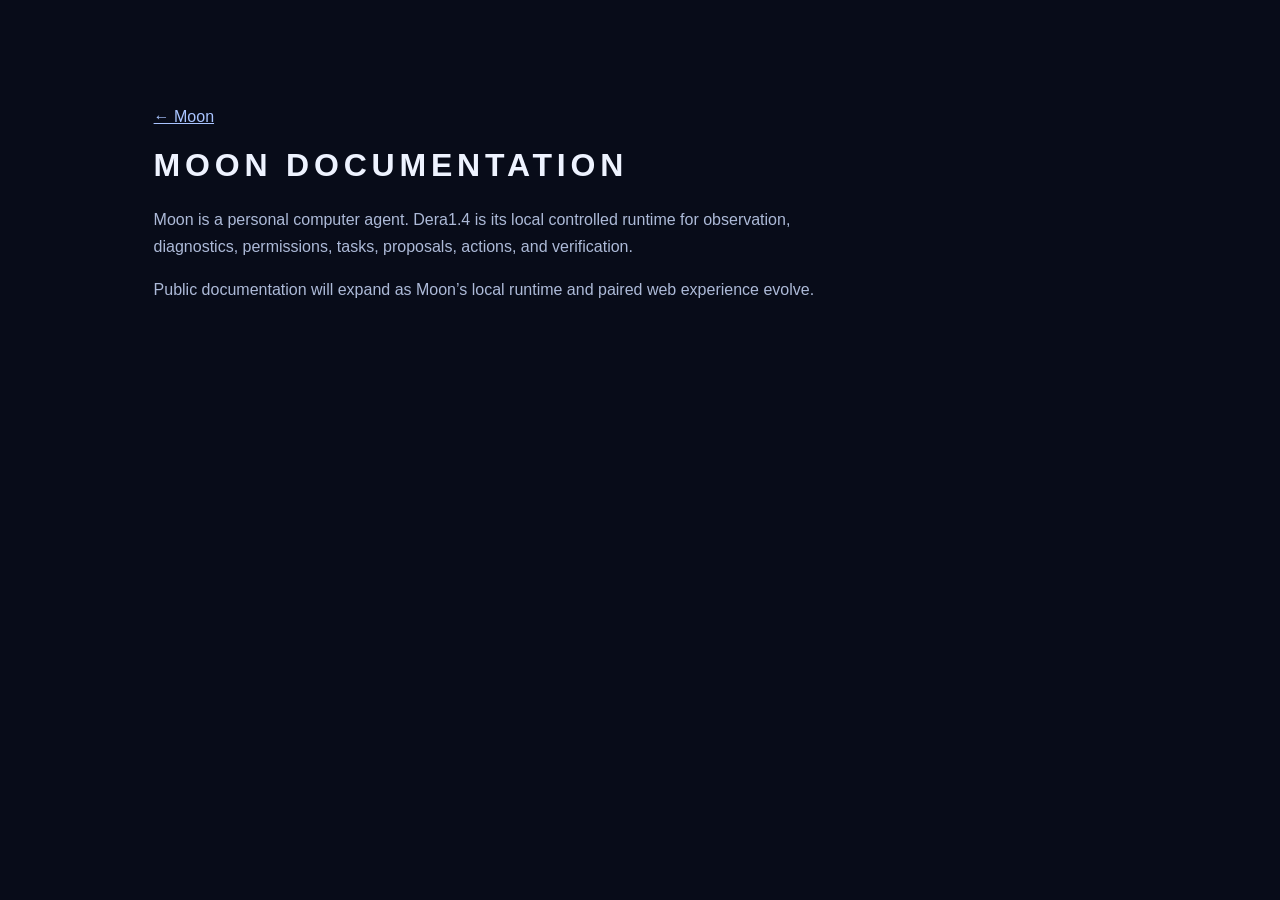
<file: frontend/docs.html>
<!doctype html><title>Moon Docs</title><style>body{margin:0;background:#080c19;color:#eef3ff;font:16px Segoe UI,sans-serif;padding:12vh max(24px,12vw)}a{color:#a9c4ff}h1{letter-spacing:.15em}p{color:#adbad8;line-height:1.7;max-width:700px}</style><a href="/app/">← Moon</a><h1>MOON DOCUMENTATION</h1><p>Moon is a personal computer agent. Dera1.4 is its local controlled runtime for observation, diagnostics, permissions, tasks, proposals, actions, and verification.</p><p>Public documentation will expand as Moon’s local runtime and paired web experience evolve.</p>
</file>
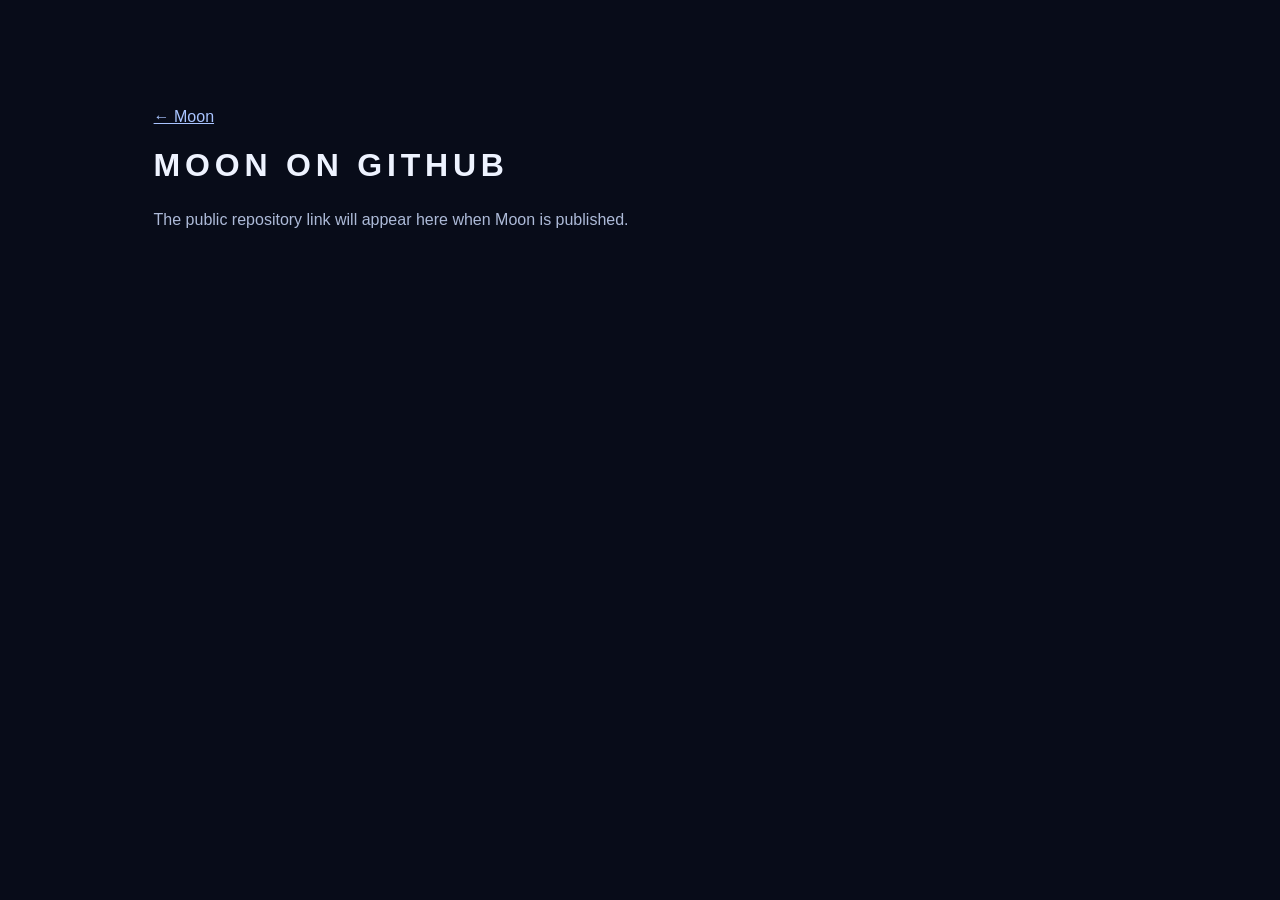
<file: frontend/github.html>
<!doctype html><title>Moon on GitHub</title><style>body{margin:0;background:#080c19;color:#eef3ff;font:16px Segoe UI,sans-serif;padding:12vh max(24px,12vw)}a{color:#a9c4ff}h1{letter-spacing:.15em}p{color:#adbad8;line-height:1.7}</style><a href="/app/">← Moon</a><h1>MOON ON GITHUB</h1><p>The public repository link will appear here when Moon is published.</p>
</file>
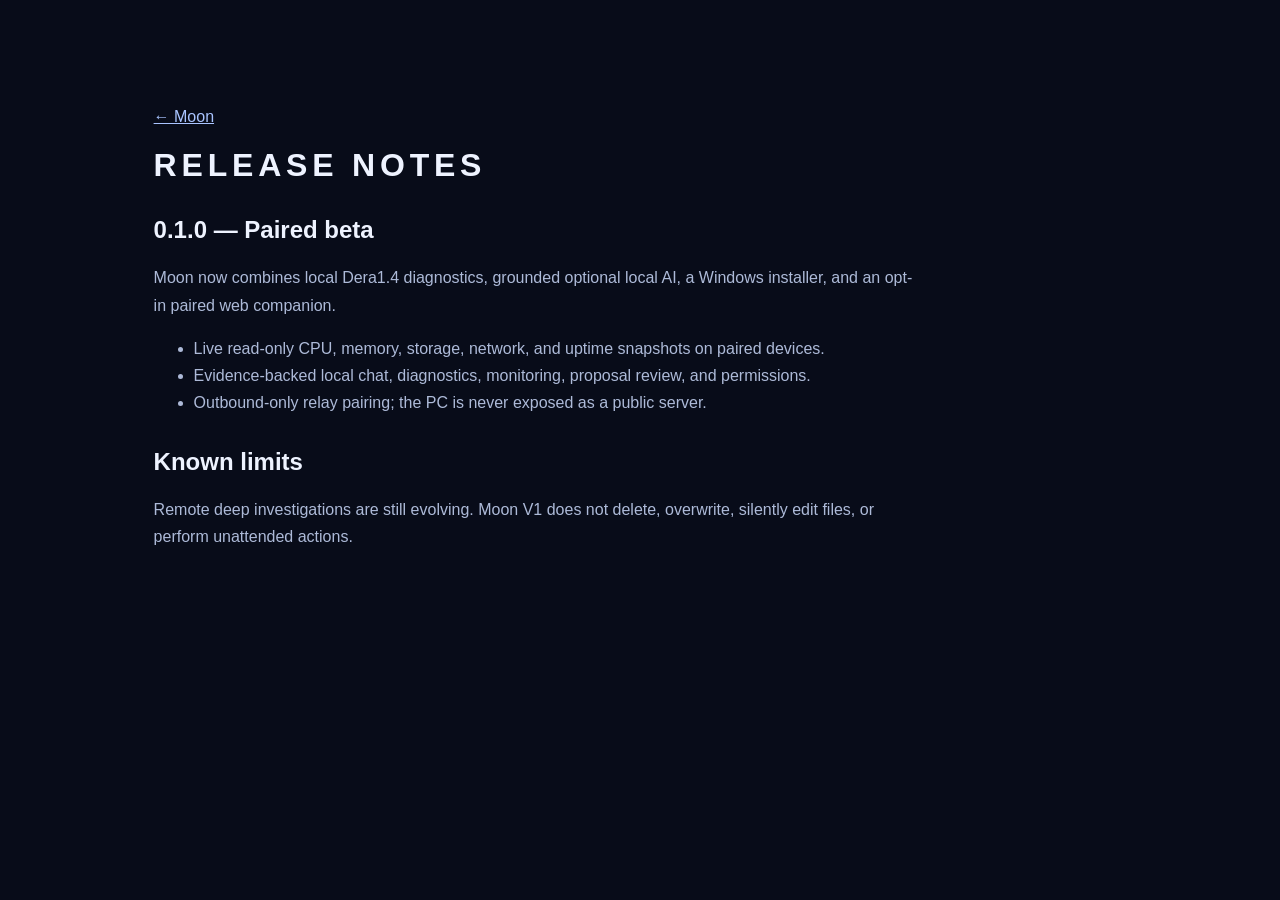
<file: frontend/release-notes.html>
<!doctype html><html lang="en"><head><meta charset="utf-8"><meta name="viewport" content="width=device-width,initial-scale=1"><title>Moon Release Notes</title><style>body{margin:0;background:#080c19;color:#eef3ff;font:16px Segoe UI,sans-serif;padding:12vh max(24px,12vw)}a{color:#a9c4ff}h1{letter-spacing:.15em}h2{margin-top:2rem}p,li{color:#adbad8;line-height:1.7;max-width:760px}</style></head><body><a href="/app/">← Moon</a><h1>RELEASE NOTES</h1><h2>0.1.0 — Paired beta</h2><p>Moon now combines local Dera1.4 diagnostics, grounded optional local AI, a Windows installer, and an opt-in paired web companion.</p><ul><li>Live read-only CPU, memory, storage, network, and uptime snapshots on paired devices.</li><li>Evidence-backed local chat, diagnostics, monitoring, proposal review, and permissions.</li><li>Outbound-only relay pairing; the PC is never exposed as a public server.</li></ul><h2>Known limits</h2><p>Remote deep investigations are still evolving. Moon V1 does not delete, overwrite, silently edit files, or perform unattended actions.</p></body></html>
</file>
<file: frontend/dashboard.css>
:root { color-scheme: dark; --bg:#060912; --panel:#0c1220b8; --line:#1d2a41; --text:#e9effa; --muted:#8492aa; --blue:#94b6ff; --mint:#71e6bd; --amber:#f4b454; font-family: Inter, ui-sans-serif, system-ui, -apple-system, BlinkMacSystemFont, "Segoe UI", sans-serif; }
* { box-sizing: border-box; } body { margin:0; min-width:320px; min-height:100vh; background:radial-gradient(circle at 50% 0,#18223c 0,#080c16 42%,#03050a 100%); color:var(--text); }
body::before { content:""; position:fixed; inset:0; opacity:.26; pointer-events:none; background-image:linear-gradient(#fff1 1px,transparent 1px),linear-gradient(90deg,#fff1 1px,transparent 1px); background-size:80px 80px; mask-image:linear-gradient(#000,transparent 75%); }
.shell { position:relative; display:grid; grid-template-columns:230px minmax(430px,1fr) 312px; width:min(1480px,calc(100vw - 40px)); min-height:calc(100vh - 40px); margin:20px auto; overflow:hidden; border:1px solid #26324a; border-radius:22px; background:linear-gradient(125deg,#0a0f1d 0%,#090e1a 44%,#070b14 100%); box-shadow:0 36px 120px #000a,0 0 0 1px #ffffff05 inset; }
.shell::after { content:""; position:absolute; z-index:0; top:-160px; left:13%; width:54%; height:420px; opacity:.42; pointer-events:none; background:radial-gradient(ellipse, #3b69c755,transparent 66%); filter:blur(24px); }.rail,.workspace,.insights { position:relative; z-index:1; }
.rail { display:flex; flex-direction:column; padding:31px 20px 22px; border-right:1px solid var(--line); background:#080d18a0; }.brand { display:flex; align-items:center; gap:10px; color:#eaf1ff; font-size:20px; font-weight:500; letter-spacing:1.2px; text-decoration:none; }.brand-moon { width:24px; aspect-ratio:1; border-radius:50%; background:radial-gradient(circle at 64% 25%,#e8f4ff 0 7%,transparent 8%),radial-gradient(circle at 38% 39%,#9fb7e5 0 18%,#3d4e78 43%,#141b31 73%); box-shadow:0 0 20px #759dff8e; }.powered { margin:5px 0 45px 35px; color:#65738a; font-size:10px; letter-spacing:.2px; }.navigation { display:grid; gap:7px; }.navigation a { display:flex; align-items:center; gap:13px; padding:11px 12px; border-radius:10px; color:#8997ad; font-size:13px; text-decoration:none; transition:.18s ease; }.navigation i { width:16px; color:#9baed0; font-size:16px; font-style:normal; text-align:center; }.navigation a:hover,.navigation .selected { color:#eaf1ff; background:linear-gradient(90deg,#1e335eaa,#13223e88); box-shadow:inset 1px 0 #8aadff,0 7px 20px #061124; }.navigation .selected i { color:#b6d0ff; }.runtime-card { display:flex; align-items:center; gap:10px; margin-top:auto; padding:13px 11px; border:1px solid #1b2a43; border-radius:12px; background:#0d1523a8; }.live-dot { display:inline-block; width:7px; height:7px; border-radius:50%; background:var(--mint); box-shadow:0 0 12px var(--mint); }.runtime-card b,.runtime-card small { display:block; }.runtime-card b { font-size:11px; font-weight:600; }.runtime-card small { margin-top:2px; color:#798ba2; font-size:10px; }.rail footer { display:flex; gap:10px; margin-top:17px; color:#5f6c80; font-size:10px; }.rail footer a { color:#8394ae; text-decoration:none; }
.workspace { padding:29px clamp(28px,4vw,62px) 27px; }.topbar { display:flex; align-items:center; justify-content:space-between; }.eyebrow,.kicker { color:#8291aa; font-size:10px; font-weight:700; letter-spacing:1.25px; }.eyebrow { display:flex; align-items:center; gap:8px; }.top-actions { display:flex; align-items:center; gap:10px; }.icon-button,.avatar { display:grid; place-items:center; width:31px; height:31px; border:1px solid #29354a; border-radius:10px; color:#a8b8d2; background:#0d1421; }.avatar { border-radius:50%; color:#e2edff; background:linear-gradient(135deg,#7893cf,#253c6e); font-size:11px; }.welcome { position:relative; min-height:205px; padding-top:54px; overflow:hidden; }.welcome .kicker { margin:0 0 10px; }.welcome h1 { position:relative; z-index:1; max-width:560px; margin:0; color:#f1f5ff; font-size:clamp(31px,3.1vw,48px); line-height:1.08; font-weight:450; letter-spacing:-1.7px; }.welcome h1 em { color:#9bbdff; font-style:normal; }.welcome-copy { position:relative; z-index:1; max-width:525px; margin:17px 0 0; color:#93a0b4; font-size:13px; line-height:1.65; }.ambient-moon { position:absolute; right:-25px; top:22px; width:165px; aspect-ratio:1; border-radius:50%; opacity:.72; background:radial-gradient(circle,transparent 51%,#74a2ff15 55%,transparent 70%); box-shadow:0 0 70px #5175d855; }.ambient-moon span { display:block; width:100%; height:100%; border-radius:50%; background:url('/app/assets/moon-lunar.png') center/cover; filter:brightness(.98) saturate(.48); box-shadow:inset -18px -11px 28px #000c,0 0 25px #b8d4ff; }
.conversation { padding:23px 0 0; border-top:1px solid var(--line); }.section-heading,.card-top,.recent-head,.timeline-head { display:flex; align-items:center; justify-content:space-between; }.section-heading .kicker,.insights .kicker { margin:0 0 5px; }.section-heading h2,.insights h2 { margin:0; font-size:18px; font-weight:600; letter-spacing:-.35px; }.timestamp { color:#66758a; font-size:10px; }.moon-message { display:flex; gap:13px; margin:20px 0; padding:15px; border:1px solid #26324a; border-radius:14px; background:linear-gradient(110deg,#111a2ba8,#0d1421a0); box-shadow:inset 0 1px #ffffff06; }.message-orb { display:grid; place-items:center; flex:0 0 31px; width:31px; height:31px; border-radius:50%; color:#d8e7ff; background:radial-gradient(circle at 30% 28%,#b0cafb,#4f6caa 40%,#172137 76%); box-shadow:0 0 18px #6e92df99; }.moon-message p { margin:0; color:#c0ccde; font-size:12px; line-height:1.55; }.text-button { margin-top:8px; padding:0; border:0; color:#9ebeff; background:transparent; font-size:11px; cursor:pointer; }.text-button span { margin-left:3px; }.evidence-grid { display:grid; grid-template-columns:repeat(3,1fr); gap:10px; }.evidence-card { min-width:0; padding:14px; border:1px solid #223049; border-radius:13px; background:#0d1420aa; transition:.2s ease; }.evidence-card:hover { transform:translateY(-2px); border-color:#405b87; background:#111b2cb5; }.card-icon { display:grid; place-items:center; width:26px; height:26px; border-radius:8px; color:#b9d0ff; background:#172743; }.severity { color:var(--amber); font-size:8px; font-weight:800; letter-spacing:.8px; }.severity.quiet { color:#73ddb8; }.evidence-card p { margin:15px 0 5px; color:#8998af; font-size:11px; }.evidence-card strong { display:block; color:#eef4ff; font-size:20px; font-weight:550; letter-spacing:-.7px; }.evidence-card small { display:block; min-height:28px; margin-top:4px; color:#64748a; font-size:9px; line-height:1.4; }.meter { height:4px; margin-top:9px; overflow:hidden; border-radius:99px; background:#202d41; }.meter span { display:block; height:100%; width:0; border-radius:inherit; background:linear-gradient(90deg,#df9b3f,#f3c261); transition:width .5s ease; }.meter.cool span { background:linear-gradient(90deg,#628cf1,#8bb9ff); }
.ask-moon { display:flex; align-items:center; gap:9px; margin-top:21px; padding:9px 10px 9px 13px; border:1px solid #263956; border-radius:13px; background:#0b1321d8; box-shadow:0 0 28px #3761ab18; }.ask-icon { color:#acc8ff; font-size:17px; }.ask-moon label { position:absolute; width:1px; height:1px; overflow:hidden; clip:rect(0,0,0,0); }.ask-moon input { flex:1; min-width:0; border:0; outline:0; color:#eaf1ff; background:transparent; font:12px inherit; }.ask-moon input::placeholder { color:#6f7e94; }.ask-moon button { padding:8px 11px; border:1px solid #5279bd; border-radius:9px; color:#e2edff; background:#173568; font:600 10px inherit; cursor:pointer; }.ask-moon button span { margin-left:6px; }
.insights { padding:32px 24px; border-left:1px solid var(--line); background:#080d17a8; }.pulse-card { display:flex; align-items:center; gap:13px; margin:23px 0 25px; padding:14px 0; border-bottom:1px solid #1a2639; }.pulse-ring { display:grid; place-items:center; width:62px; aspect-ratio:1; border:5px solid #5ccba1; border-left-color:#27384d; border-radius:50%; color:#8fecbd; font-size:10px; font-weight:700; line-height:1.05; text-align:center; white-space:pre-line; transform:rotate(-28deg); }.pulse-ring span { transform:rotate(28deg); }.pulse-ring.warning { border-color:#e2a74f; border-left-color:#29374b; color:#f0bd68; }.pulse-card b,.pulse-card small { display:block; }.pulse-card b { font-size:12px; }.pulse-card small { margin-top:4px; color:#718096; font-size:10px; line-height:1.4; }.timeline { padding:16px 0 21px; border-bottom:1px solid #1a2639; }.timeline-head { color:#aab7ca; font-size:10px; }.timeline-head strong { color:#8ab0ff; font-size:12px; }.sparkline { display:flex; align-items:end; gap:4px; height:56px; margin:15px 0 6px; padding:0 2px; border-bottom:1px solid #29384d; }.sparkline i { display:block; flex:1; min-width:3px; border-radius:3px 3px 0 0; background:linear-gradient(#86adff,#355990); }.sparkline i:nth-child(1){height:28%}.sparkline i:nth-child(2){height:34%}.sparkline i:nth-child(3){height:30%}.sparkline i:nth-child(4){height:45%}.sparkline i:nth-child(5){height:39%}.sparkline i:nth-child(6){height:58%}.sparkline i:nth-child(7){height:43%}.sparkline i:nth-child(8){height:66%}.sparkline i:nth-child(9){height:48%}.sparkline i:nth-child(10){height:60%}.sparkline i:nth-child(11){height:55%}.sparkline i:nth-child(12){height:70%}.timeline small { color:#607087; font-size:9px; }.permission { display:flex; gap:10px; margin:21px 0; padding:13px; border:1px solid #273652; border-radius:12px; background:linear-gradient(135deg,#111c31,#0c1320); }.permission-icon { display:grid; place-items:center; flex:0 0 28px; width:28px; height:28px; border-radius:8px; color:#acc8ff; background:#1e3660; }.permission .kicker { font-size:8px; }.permission b,.permission small { display:block; }.permission b { margin:3px 0; color:#dbe6f8; font-size:11px; }.permission small { color:#718096; font-size:9px; line-height:1.45; }.recent { padding-top:3px; }.recent-head b { font-size:12px; }.recent-head a { color:#85aafb; font-size:10px; text-decoration:none; }.recent p { display:grid; grid-template-columns:8px 1fr auto; gap:7px; align-items:center; margin:14px 0; color:#8190a6; font-size:10px; }.recent time { color:#58677d; font-size:9px; }.tiny-dot { width:5px; height:5px; border-radius:50%; background:#74dfba; }.tiny-dot.dim { background:#58709b; }
@media (max-width:1000px) { .shell { grid-template-columns:190px minmax(390px,1fr); }.insights { display:none; } }.settings { display:none; } @media (max-width:680px) { body { background:#070b14; }.shell { display:block; width:100%; min-height:100vh; margin:0; border:0; border-radius:0; }.rail { min-height:76px; padding:17px 18px; border-right:0; border-bottom:1px solid var(--line); }.brand { font-size:18px; }.powered,.runtime-card,.rail footer { display:none; }.navigation { display:flex; position:absolute; right:12px; top:17px; }.navigation a { padding:9px; }.navigation a span { display:none; }.workspace { padding:24px 18px; }.welcome { min-height:185px; padding-top:44px; }.ambient-moon { right:-55px; }.evidence-grid { grid-template-columns:1fr; }.ask-moon { margin-bottom:20px; }.topbar { margin-top:2px; } }

/* Live evidence cards and detail panel */
.ambient-moon { right:12px; }
.evidence-card { color:inherit; font:inherit; text-align:left; cursor:pointer; }
.evidence-card:focus-visible { outline:1px solid #8db2ff; outline-offset:2px; }
.evidence-card:hover { border-color:#6388c8; box-shadow:0 10px 25px #0005; }
.card-top { display:flex; align-items:center; justify-content:space-between; }
.card-name { display:block; margin:15px 0 5px; color:#8998af; font-size:11px; }
.evidence-card p { display:none; }
.meter { display:block; }
.app-footer { display:flex; align-items:center; gap:13px; margin-top:17px; color:#65748a; font-size:10px; }
.app-footer a { color:#91a6c7; text-decoration:none; }.app-footer a:hover { color:#d8e6ff; }.app-footer span { flex:1; }.app-footer b { color:#dce8fb; font-size:12px; letter-spacing:.6px; }.app-footer small { color:#64738a; font-size:9px; }
.detail-modal { width:min(640px,calc(100vw - 34px)); padding:31px; border:1px solid #3a5786; border-radius:19px; color:#eaf1ff; background:radial-gradient(circle at 82% 0,#1a315f,#0a111e 52%); box-shadow:0 28px 100px #000e,0 0 60px #416fc23e; }
.detail-modal::backdrop { background:#020611b9; backdrop-filter:blur(8px); }.modal-close { position:absolute; top:15px; right:15px; width:29px; height:29px; border:1px solid #344a70; border-radius:50%; color:#b7c7e4; background:#101a2c; font-size:20px; cursor:pointer; }.detail-modal h2 { margin:7px 0; font-size:29px; font-weight:500; letter-spacing:-.8px; }.modal-lead { max-width:460px; margin:0; color:#aebbd0; font-size:13px; line-height:1.55; }.modal-stat { margin:26px 0 22px; color:#a9c5ff; font-size:50px; font-weight:500; letter-spacing:-2px; }.modal-section { margin-top:13px; padding:15px; border:1px solid #263956; border-radius:11px; background:#101827a5; }.modal-section .kicker { margin:0 0 7px; }.modal-section p:last-child { margin:0; color:#becade; font-size:12px; line-height:1.6; }.modal-section.recommendation { border-color:#3f5a82; background:#12203a99; }.modal-boundary { margin:16px 1px 0; color:#7788a1; font-size:10px; line-height:1.5; }
@media (max-width:680px) { .ambient-moon { right:-55px; }.app-footer small { display:none; } }

/* Conversation thread */
.conversation-thread { display:grid; gap:11px; }
.user-message { display:flex; flex-direction:row-reverse; align-items:flex-start; gap:11px; max-width:76%; margin-left:auto; padding:13px 14px; border:1px solid #334b75; border-radius:14px 14px 4px 14px; background:linear-gradient(135deg,#182b4d,#101d34); }.user-message p { margin:0; color:#dce8fa; font-size:12px; line-height:1.55; }.user-orb { display:grid; place-items:center; flex:0 0 28px; width:28px; height:28px; border-radius:50%; color:#dbe8ff; background:#315185; font-size:9px; font-weight:700; }.moon-message.pending { opacity:.7; }.message-evidence { display:flex; flex-wrap:wrap; gap:6px; margin-top:10px; }.message-evidence button { padding:6px 8px; border:1px solid #355587; border-radius:7px; color:#acc7f9; background:#10213d; font:600 9px inherit; cursor:pointer; }.message-evidence button:hover { color:#edf4ff; border-color:#78a5f4; }

/* Centered local Moon conversation */
.chat-modal { width:min(720px,calc(100vw - 48px)); height:min(650px,calc(100vh - 86px)); max-height:none; padding:0; overflow:hidden; border:1px solid #416291; border-radius:20px; color:#e9f1ff; background:radial-gradient(circle at 85% 0,#1c3465,#0a111e 54%); box-shadow:0 30px 110px #000e,0 0 75px #416fc240; }.chat-modal::backdrop { background:#0207118f; backdrop-filter:blur(5px); }.chat-header { display:flex; align-items:center; justify-content:space-between; padding:17px 19px; border-bottom:1px solid #263957; background:#0d1727e8; }.chat-identity { display:flex; align-items:center; gap:10px; }.chat-identity b,.chat-identity small { display:block; }.chat-identity b { font-size:13px; }.chat-identity small { margin-top:2px; color:#8295b2; font-size:10px; }.chat-identity .live-dot { width:5px; height:5px; margin-right:4px; }.chat-controls { display:flex; gap:7px; }.chat-controls button { display:grid; place-items:center; width:29px; height:29px; border:1px solid #314764; border-radius:8px; color:#bdd0ee; background:#122039; font-size:17px; cursor:pointer; }.chat-controls button:hover { border-color:#79a7f7; color:#fff; }.chat-thread { height:calc(100% - 126px); display:flex; flex-direction:column; gap:12px; overflow-y:auto; padding:21px 22px; scrollbar-color:#3f5b86 transparent; }.chat-thread .moon-message { max-width:84%; margin:0; }.chat-composer { display:flex; align-items:center; gap:9px; height:65px; padding:11px 13px; border-top:1px solid #263957; background:#0b1321; }.chat-composer input { flex:1; min-width:0; padding:11px 12px; border:1px solid #273e60; border-radius:10px; outline:0; color:#eaf2ff; background:#101b2d; font:12px inherit; }.chat-composer input:focus { border-color:#719de7; box-shadow:0 0 0 3px #5588de20; }.chat-composer button { padding:10px 13px; border:1px solid #5c86cf; border-radius:9px; color:#eff6ff; background:#21477f; font:600 10px inherit; cursor:pointer; }.chat-composer button span { margin-left:6px; }.chat-modal.minimized { position:fixed; inset:auto 27px 25px auto; width:212px; height:54px; min-height:0; border-radius:15px; cursor:pointer; }.chat-modal.minimized .chat-thread,.chat-modal.minimized .chat-composer,.chat-modal.minimized .chat-controls #minimize-chat { display:none; }.chat-modal.minimized .chat-header { height:54px; padding:10px 13px; border:0; }.chat-modal.minimized .chat-identity small { display:none; }.chat-modal.minimized::backdrop { background:transparent; backdrop-filter:none; }.sr-only { position:absolute; width:1px; height:1px; padding:0; overflow:hidden; clip:rect(0,0,0,0); white-space:nowrap; border:0; }
@media (max-width:680px) { .chat-modal { width:calc(100vw - 24px); height:calc(100vh - 52px); }.chat-modal.minimized { right:13px; bottom:13px; width:196px; height:52px; } }

.proposal-cards { display:grid; gap:8px; width:min(100%,480px); margin:0 0 0 41px; }.proposal-card { padding:12px; border:1px solid #665333; border-radius:11px; background:linear-gradient(120deg,#241e15,#17140f); }.proposal-card b,.proposal-card small { display:block; }.proposal-card b { color:#f2d49a; font-size:11px; }.proposal-card small { margin:5px 0 10px; color:#ab9878; font-size:10px; line-height:1.45; }.proposal-card button { padding:6px 8px; border:1px solid #876d40; border-radius:7px; color:#f2dbaa; background:#362815; font:600 9px inherit; cursor:pointer; }.proposal-card button:hover { border-color:#d7ae61; color:#fff0c9; }

.proposal-modal { width:min(625px,calc(100vw - 34px)); padding:31px; border:1px solid #7a6038; border-radius:19px; color:#f2eadb; background:radial-gradient(circle at 85% 0,#493619,#15120e 55%); box-shadow:0 28px 100px #000e,0 0 60px #b5802833; }.proposal-modal::backdrop { background:#020611b9; backdrop-filter:blur(8px); }.proposal-modal h2 { margin:7px 0; font-size:26px; font-weight:500; }.proposal-state { display:inline-block; margin:19px 0 16px; padding:6px 9px; border:1px solid #806540; border-radius:999px; color:#f1cd88; background:#2c2213; font-size:10px; font-weight:700; }.proposal-label { display:block; margin:0 0 7px; color:#b9a98f; font-size:11px; }.proposal-modal input { width:100%; padding:11px 12px; border:1px solid #5a4d39; border-radius:10px; outline:0; color:#fff2da; background:#17140f; font:12px inherit; }.proposal-modal input:focus { border-color:#c99e52; box-shadow:0 0 0 3px #c99e5222; }.proposal-result { min-height:42px; margin:14px 0; color:#bfad8d; font-size:11px; line-height:1.55; }.proposal-actions { display:flex; flex-wrap:wrap; gap:8px; }.proposal-actions button { padding:9px 11px; border:1px solid #81663d; border-radius:8px; color:#f5dba7; background:#332613; font:600 10px inherit; cursor:pointer; }.proposal-actions button:hover:not(:disabled) { border-color:#d9af61; color:#fff4d5; }.proposal-actions button:disabled { opacity:.42; cursor:not-allowed; }.proposal-actions #proposal-execute { border-color:#bd8c49; background:#604116; }
.proposal-modal select { width:100%; margin:0 0 14px; padding:10px 11px; border:1px solid #5a4d39; border-radius:10px; color:#fff2da; background:#17140f; font:11px inherit; }

.activity-page { display:none; grid-column:2 / 4; padding:45px clamp(30px,5vw,76px); overflow-y:auto; }.shell.show-activity .workspace,.shell.show-activity .insights { display:none; }.shell.show-activity .activity-page { display:block; }.activity-top { display:flex; align-items:start; justify-content:space-between; padding-bottom:26px; border-bottom:1px solid #202d43; }.activity-top .kicker { margin:0 0 7px; }.activity-top h1 { margin:0; font-size:36px; font-weight:500; letter-spacing:-1px; }.activity-top p:last-child { margin:8px 0 0; color:#8291a8; font-size:12px; }.back-overview { padding:9px 11px; border:1px solid #344e75; border-radius:9px; color:#bfd2f4; background:#101a2c; font:600 10px inherit; cursor:pointer; }.activity-summary { display:flex; gap:10px; margin:20px 0; padding:13px; border:1px solid #243653; border-radius:12px; color:#98a9c2; background:#0e1726a8; font-size:11px; line-height:1.55; }.activity-summary p { margin:0; }.task-list { display:grid; gap:9px; }.task-row { display:grid; grid-template-columns:12px 1fr auto; gap:12px; align-items:center; padding:15px; border:1px solid #24324a; border-radius:13px; background:#0c1421a8; }.task-row:hover { border-color:#49648d; }.task-state { width:8px; height:8px; border-radius:50%; background:#70e0b5; box-shadow:0 0 10px #70e0b577; }.task-state.observing { background:#91adff; }.task-row b,.task-row small { display:block; }.task-row b { font-size:12px; font-weight:600; }.task-row small { margin-top:4px; color:#73839a; font-size:10px; }.task-row time { color:#65758c; font-size:10px; }.task-row button { padding:7px 9px; border:1px solid #385481; border-radius:8px; color:#bad0f8; background:#12213a; font:600 9px inherit; cursor:pointer; }.empty-tasks { color:#7e8da4; font-size:12px; }
.system-page { display:none; grid-column:2 / 4; padding:45px clamp(30px,5vw,76px); overflow-y:auto; }.shell.show-system .workspace,.shell.show-system .insights { display:none; }.shell.show-system .system-page { display:block; }.system-summary { display:grid; grid-template-columns:repeat(4,1fr); gap:10px; margin:20px 0; }.system-summary article { padding:14px; border:1px solid #243653; border-radius:12px; background:#0d1625a8; }.system-summary small,.system-summary strong { display:block; }.system-summary small { color:#8494ad; font-size:10px; }.system-summary strong { margin-top:6px; color:#e6efff; font-size:20px; font-weight:500; }.system-grid { display:grid; grid-template-columns:repeat(2,minmax(0,1fr)); gap:12px; }.system-panel { min-height:210px; padding:17px; border:1px solid #243653; border-radius:14px; background:#0b1320aa; }.panel-head { display:flex; align-items:flex-start; justify-content:space-between; gap:8px; padding-bottom:13px; border-bottom:1px solid #1d2a40; }.panel-head .kicker { margin:0 0 5px; font-size:8px; }.panel-head h2 { margin:0; font-size:14px; font-weight:600; }.panel-head button { padding:7px 8px; border:1px solid #385481; border-radius:8px; color:#b9cff4; background:#12213a; font:600 9px inherit; cursor:pointer; }.process-list { display:grid; gap:9px; margin-top:14px; }.process-list p { color:#7788a0; font-size:11px; }.process-row { display:grid; grid-template-columns:1fr auto; gap:10px; align-items:center; }.process-row b,.process-row small { display:block; }.process-row b { overflow:hidden; color:#c6d3e6; font-size:11px; text-overflow:ellipsis; white-space:nowrap; }.process-row small { margin-top:2px; color:#6d7d94; font-size:9px; }.process-row span { color:#9dbdff; font-size:11px; }.system-detail { color:#a9b8cd; font-size:11px; line-height:1.6; }
.settings-page { display:none; grid-column:2 / 4; padding:45px clamp(30px,5vw,76px); overflow-y:auto; }.shell.show-settings .workspace,.shell.show-settings .insights { display:none; }.shell.show-settings .settings-page { display:block; }.settings-grid { display:grid; grid-template-columns:repeat(2,minmax(0,1fr)); gap:12px; margin-top:22px; }.setting-card { padding:18px; border:1px solid #263957; border-radius:14px; background:#0c1421aa; }.setting-card.wide { grid-column:span 2; }.setting-card .kicker { margin:0 0 7px; font-size:8px; }.setting-card h2 { margin:0; font-size:15px; font-weight:600; }.setting-card p { margin:10px 0 0; color:#8d9db4; font-size:11px; line-height:1.6; }.setting-value { display:inline-flex; align-items:center; gap:6px; margin-top:14px; padding:6px 8px; border:1px solid #344a6e; border-radius:999px; color:#bcd1f5; background:#101b2d; font-size:10px; }.setting-value.ok { border-color:#407a68; color:#8ee6c4; }.setting-value.warn { border-color:#806742; color:#e5be7b; }.setting-card code { color:#aac7ff; font:10px ui-monospace,monospace; }.settings-list { display:grid; gap:8px; margin-top:12px; }.settings-list div { display:flex; justify-content:space-between; gap:12px; padding-top:8px; border-top:1px solid #1e2a3e; color:#8d9eb8; font-size:10px; }.settings-list b { color:#c5d3e9; font-weight:600; }
.monitor-badge { margin-left:7px; padding:4px 6px; border:1px solid #31526d; border-radius:999px; color:#91c7dd; background:#0b1b2a; font-size:8px; letter-spacing:0; }.monitor-badge.attention { border-color:#8a693c; color:#ebc277; }.monitoring-panel { display:grid; grid-template-columns:1fr auto; gap:12px; margin-top:13px; padding:18px; border:1px solid #29405f; border-radius:14px; background:linear-gradient(110deg,#0d1b2d,#0b1320); }.monitoring-panel .kicker { margin:0 0 6px; font-size:8px; }.monitoring-panel h2 { margin:0; font-size:15px; }.monitoring-panel p { margin:7px 0 0; color:#8fa0b9; font-size:11px; line-height:1.55; }.monitoring-panel button { align-self:center; padding:9px 11px; border:1px solid #4279a4; border-radius:9px; color:#cce7ff; background:#123454; font:600 10px inherit; cursor:pointer; }.monitor-results { grid-column:1 / -1; padding-top:12px; border-top:1px solid #20334c; color:#91a4bf; font-size:11px; line-height:1.6; }
.monitor-controls { grid-column:1 / -1; display:flex; align-items:center; flex-wrap:wrap; gap:10px; padding:11px 0 0; border-top:1px solid #20334c; color:#a5b7d0; font-size:10px; }.monitor-controls label { display:flex; align-items:center; gap:6px; }.monitor-controls input { accent-color:#78b5e9; }.monitor-controls select { padding:7px 8px; border:1px solid #34516f; border-radius:8px; color:#c9ddf7; background:#0c1929; font:10px inherit; }.monitor-controls #monitor-save { padding:7px 9px; }
.task-row.monitor-event { border-color:#53452d; background:#17140f88; }.task-state.monitoring { background:#e6b45c; box-shadow:0 0 10px #e6b45c66; }

.pairing-panel { display:grid; grid-template-columns:1fr auto; gap:12px; margin-top:13px; padding:18px; border:1px solid #4a406b; border-radius:14px; background:linear-gradient(110deg,#15142a,#0b1320); }.pairing-panel .kicker { margin:0 0 6px; font-size:8px; }.pairing-panel h2 { margin:0; font-size:15px; }.pairing-panel p { margin:7px 0 0; color:#a19bbd; font-size:11px; line-height:1.55; }.pairing-panel button { align-self:center; padding:9px 11px; border:1px solid #685a9a; border-radius:9px; color:#ded5ff; background:#30265b; font:600 10px inherit; cursor:pointer; }.pairing-code { grid-column:1 / -1; padding:13px; border:1px dashed #62568c; border-radius:10px; color:#e2d9ff; background:#121126; font:600 16px ui-monospace,monospace; letter-spacing:2px; text-align:center; }.pairing-form { grid-column:1 / -1; display:grid; grid-template-columns:1fr 1fr auto; gap:8px; }.pairing-form input { min-width:0; padding:9px 10px; border:1px solid #4a456c; border-radius:8px; color:#eee8ff; background:#111022; font:10px inherit; }.pairing-form button { padding:8px 10px; }.pairing-result { grid-column:1 / -1; padding-top:11px; border-top:1px solid #30294c; color:#aaa4c3; font-size:10px; line-height:1.5; }
@media (max-width:680px) { .pairing-form { grid-template-columns:1fr; } }
@media (max-width:1000px) { .settings-page { grid-column:2; } }.settings { display:none; } @media (max-width:680px) { .settings-page { padding:28px 18px; }.settings-grid { grid-template-columns:1fr; }.setting-card.wide { grid-column:auto; } }
@media (max-width:1000px) { .system-page { grid-column:2; }.system-summary { grid-template-columns:repeat(2,1fr); } }.settings { display:none; } @media (max-width:680px) { .system-grid { grid-template-columns:1fr; }.system-summary { grid-template-columns:repeat(2,1fr); }.system-page { padding:28px 18px; } }

/* Pairing panel: kept at the end so it remains themed after responsive rules. */
.settings-page .pairing-panel { display:grid; grid-template-columns:minmax(0,1fr) auto; gap:14px; margin-top:14px; padding:20px; border:1px solid #4d4677; border-radius:16px; background:radial-gradient(circle at 93% 0,#39305f 0,transparent 42%),linear-gradient(120deg,#17152c,#0c1422); box-shadow:inset 0 1px #ffffff09,0 12px 30px #0003; }
.settings-page .pairing-panel .kicker { margin:0 0 7px; color:#a9a3e6; font-size:9px; }.settings-page .pairing-panel h2 { margin:0; color:#eeeaff; font-size:16px; font-weight:600; }.settings-page .pairing-panel p { max-width:470px; margin:8px 0 0; color:#b1accd; font-size:11px; line-height:1.6; }.settings-page .pairing-panel button { align-self:center; min-height:35px; padding:9px 12px; border:1px solid #7b6ac0; border-radius:9px; color:#f1edff; background:linear-gradient(135deg,#514187,#31275d); box-shadow:0 6px 16px #0b092655; font:600 10px Inter,ui-sans-serif,system-ui,sans-serif; cursor:pointer; }.settings-page .pairing-panel button:hover { border-color:#b6a6ff; box-shadow:0 0 18px #7764d666; }.settings-page .pairing-code { grid-column:1 / -1; padding:15px; border:1px dashed #7667ad; border-radius:11px; color:#eeeaff; background:#0c0b1c; box-shadow:inset 0 0 24px #5d4eae16; font:700 17px ui-monospace,Consolas,monospace; letter-spacing:2.5px; text-align:center; }.settings-page .pairing-form { grid-column:1 / -1; display:grid; grid-template-columns:minmax(0,1fr) minmax(0,1fr) auto; gap:9px; }.settings-page .pairing-form input { min-width:0; height:37px; padding:0 11px; border:1px solid #504a77; border-radius:9px; outline:none; color:#f3efff; background:#100f20; font:11px Inter,ui-sans-serif,system-ui,sans-serif; }.settings-page .pairing-form input:focus { border-color:#9b8aed; box-shadow:0 0 0 3px #8573da24; }.settings-page .pairing-form button { min-height:37px; }.settings-page .pairing-result { grid-column:1 / -1; min-height:31px; padding:12px 1px 0; border-top:1px solid #373157; color:#aaa5c5; font-size:10px; line-height:1.55; }
@media (max-width:680px) { .settings-page .pairing-panel { grid-template-columns:1fr; }.settings-page .pairing-form { grid-template-columns:1fr; }.settings-page .pairing-panel > button { width:100%; } }
.relay-panel { display:grid; grid-template-columns:1fr auto; gap:11px; margin-top:13px; padding:18px; border:1px solid #35586c; border-radius:14px; background:linear-gradient(115deg,#10212c,#0c1420); }.relay-panel .kicker { margin:0 0 6px; font-size:8px; }.relay-panel h2 { margin:0; font-size:15px; }.relay-panel p { margin:7px 0 0; color:#9bb5c5; font-size:11px; line-height:1.55; }.relay-toggle { align-self:center; color:#bcd7e6; font-size:10px; }.relay-toggle input { accent-color:#6ca9c7; }.relay-panel > input { grid-column:1 / 2; padding:9px 10px; border:1px solid #35566c; border-radius:8px; color:#d7edf6; background:#0a1720; font:10px inherit; }.relay-panel button { padding:9px 11px; border:1px solid #4d829b; border-radius:8px; color:#d6eff9; background:#15374a; font:600 10px inherit; cursor:pointer; }.relay-result { grid-column:1 / -1; padding-top:10px; border-top:1px solid #203d4d; color:#91b4c5; font-size:10px; }
.relay-sessions { grid-column:1 / -1; display:grid; gap:7px; color:#91b4c5; font-size:10px; }.relay-sessions > div { display:flex; justify-content:space-between; align-items:center; gap:12px; padding:9px 0; border-top:1px solid #203d4d; }.relay-sessions button { padding:6px 8px; color:#ffd1d1; border-color:#8c5252; background:#3a2025; }
.public-page { display:none; grid-column:2 / 4; padding:52px clamp(32px,6vw,94px); overflow-y:auto; }.shell.show-public .workspace,.shell.show-public .insights { display:none; }.shell.show-public .public-page.active { display:block; }.public-hero { max-width:760px; padding-bottom:34px; border-bottom:1px solid #263650; }.public-hero .kicker { margin:0 0 10px; color:#9ebcff; }.public-hero h1 { margin:0; color:#eff4ff; font-size:clamp(31px,4vw,52px); font-weight:500; letter-spacing:-1.7px; line-height:1.04; }.public-hero > p { max-width:650px; margin:18px 0; color:#9dacbf; font-size:13px; line-height:1.7; }.public-back { padding:9px 11px; border:1px solid #496792; border-radius:9px; color:#c7d9fb; background:#12223a; font:600 10px inherit; cursor:pointer; }.public-grid { display:grid; grid-template-columns:repeat(2,minmax(0,1fr)); gap:13px; margin-top:25px; }.public-grid article { padding:20px; border:1px solid #273753; border-radius:14px; background:#0c1524a6; }.public-grid h2 { margin:0; color:#e0eaff; font-size:15px; font-weight:600; }.public-grid p,.public-grid li { color:#96a7c0; font-size:11px; line-height:1.65; }.public-grid ul,.public-grid ol { margin:12px 0 0; padding-left:18px; }.public-grid code { display:block; margin-top:13px; padding:9px; border-radius:8px; color:#bcd1ff; background:#0a111e; font:10px ui-monospace,monospace; }.permission-flow { display:flex; align-items:center; flex-wrap:wrap; gap:8px; margin:25px 0; color:#a9bad1; font-size:11px; }.permission-flow span,.permission-flow b { padding:7px 9px; border:1px solid #334967; border-radius:999px; background:#101c2d; }.permission-flow b { border-color:#b08b50; color:#f0cc8c; background:#2a2113; }.permission-flow i { color:#627895; font-style:normal; }.permissions-grid .wide { grid-column:span 2; }.permission-hero h1 { max-width:700px; }
@media (max-width:1000px) { .public-page { grid-column:2; } }.settings { display:none; } @media (max-width:680px) { .public-page { padding:32px 19px; }.public-grid { grid-template-columns:1fr; }.permissions-grid .wide { grid-column:auto; } }
@media (max-width:1000px) { .activity-page { grid-column:2; } }.activity-details { margin-top:7px; color:#8b9bb2; font-size:10px; }

/* Responsive companion layout. Moon's runtime remains on a paired PC. */
.mobile-companion { display:none; }
.ambient-moon span { background-image:url('assets/moon-lunar.png'); }
.paired-web-shell .mobile-companion { display:flex; gap:14px; max-width:620px; margin-top:20px; padding:19px; border:1px solid #37527c; border-radius:15px; background:linear-gradient(135deg,#101d34,#0c1422); box-shadow:inset 0 1px #ffffff0a,0 12px 32px #0004; }
.mobile-companion-orb { display:grid; place-items:center; flex:0 0 37px; width:37px; height:37px; border-radius:50%; color:#d8e8ff; background:radial-gradient(circle at 30% 28%,#b8d1ff,#4c6da8 44%,#162039 78%); box-shadow:0 0 20px #668de18c; }
.mobile-companion .kicker { margin:1px 0 6px; font-size:8px; }.mobile-companion h2 { margin:0; font-size:15px; font-weight:600; }.mobile-companion p:not(.kicker) { margin:7px 0 12px; color:#91a3bd; font-size:11px; line-height:1.6; }.mobile-companion div:last-child { display:flex; flex-wrap:wrap; gap:8px; }.mobile-companion a { padding:7px 8px; border:1px solid #3b5b8c; border-radius:8px; color:#b8d2ff; background:#12223d; font-size:10px; text-decoration:none; }
.web-pairing-form { display:grid; grid-template-columns:minmax(0,1fr) minmax(0,1fr) auto; gap:7px; }.web-pairing-form input { min-width:0; padding:9px 10px; border:1px solid #2f4b74; border-radius:8px; outline:0; color:#e9f1ff; background:#0a1424; font:11px inherit; }.web-pairing-form input:focus { border-color:#77a5fa; }.web-pairing-form button { padding:9px 10px; border:1px solid #638bd1; border-radius:8px; color:#edf5ff; background:#22467d; font:600 10px inherit; cursor:pointer; }.web-pairing-status { min-height:17px; margin-bottom:11px !important; color:#7f98ba !important; font-size:10px !important; }

@media (max-width:820px) {
  .shell { grid-template-columns:174px minmax(0,1fr); width:calc(100vw - 24px); min-height:calc(100vh - 24px); margin:12px auto; }
  .rail { padding:24px 14px 18px; }
  .workspace { padding:27px clamp(22px,4vw,42px); }
  .activity-page,.system-page,.settings-page,.public-page { padding:38px clamp(22px,4vw,46px); }
  .system-summary { grid-template-columns:repeat(2,minmax(0,1fr)); }
  .settings-grid { grid-template-columns:1fr; }
  .setting-card.wide { grid-column:auto; }
}

@media (max-width:680px) {
  body { overflow-x:hidden; }
  .shell { width:100%; min-height:100dvh; margin:0; border:0; border-radius:0; }
  .rail { position:sticky; top:0; z-index:8; min-height:66px; padding:14px 16px; background:#080d18f2; backdrop-filter:blur(14px); }
  .brand { font-size:17px; }
  .brand-moon { width:22px; }
  .navigation { right:8px; top:12px; gap:3px; }
  .navigation a { min-width:42px; min-height:42px; justify-content:center; padding:10px; }
  .navigation i { font-size:17px; }
  .workspace { padding:20px 16px 26px; }
  .topbar { align-items:flex-start; }
  .eyebrow { max-width:235px; line-height:1.45; }
  .monitor-badge { display:none; }
  .welcome { min-height:194px; padding-top:37px; }
  .welcome h1 { max-width:285px; font-size:clamp(29px,9vw,39px); letter-spacing:-1.35px; }
  .welcome-copy { max-width:290px; font-size:12px; line-height:1.6; }
  .ambient-moon { top:28px; right:-62px; width:148px; opacity:.58; }
  .section-heading { gap:12px; align-items:flex-end; }
  .section-heading h2 { font-size:17px; }
  .text-button { flex:0 0 auto; text-align:right; line-height:1.35; }
  .evidence-grid { grid-template-columns:1fr; gap:9px; }
  .evidence-card { min-height:113px; padding:15px; }
  .evidence-card strong { font-size:23px; }
  .ask-moon { min-height:52px; margin-top:16px; padding:7px 8px 7px 12px; }
  .ask-moon input { font-size:16px; }
  .ask-moon button { min-height:36px; padding:8px 10px; }
  .app-footer { flex-wrap:wrap; gap:11px; padding:4px 0 8px; }
  .app-footer span { display:none; }
  .app-footer b { margin-left:auto; }
  .chat-modal { width:calc(100vw - 18px); height:calc(100dvh - 32px); border-radius:17px; }
  .chat-header { padding:14px 15px; }
  .chat-thread { height:calc(100% - 122px); padding:16px 14px; }
  .chat-thread .moon-message,.user-message { max-width:94%; }
  .chat-composer { height:62px; padding:9px; }
  .chat-composer input { min-height:42px; font-size:16px; }
  .chat-composer button { min-height:42px; }
  .detail-modal,.proposal-modal { width:calc(100vw - 18px); max-height:calc(100dvh - 28px); padding:24px 18px; overflow-y:auto; border-radius:16px; }
  .modal-stat { margin:20px 0; font-size:43px; }
  .proposal-actions { display:grid; grid-template-columns:1fr; }
  .proposal-actions button { min-height:42px; }
  .activity-page,.system-page,.settings-page,.public-page { padding:28px 16px; }
  .activity-top { gap:14px; }
  .activity-top h1 { font-size:31px; }
  .system-summary { grid-template-columns:repeat(2,minmax(0,1fr)); gap:8px; }
  .system-summary article { padding:12px; }
  .system-summary strong { font-size:18px; }
  .system-grid,.settings-grid,.public-grid { grid-template-columns:1fr; }
  .panel-head { gap:10px; }
  .panel-head button { min-height:34px; }
  .activity-summary { align-items:flex-start; }
  .public-hero { padding-bottom:26px; }
  .public-hero h1 { font-size:clamp(30px,10vw,43px); }
  .public-grid article { padding:17px; }
  .permission-flow { gap:5px; }
  .permission-flow i { display:none; }
  .permissions-grid .wide { grid-column:auto; }
  .mobile-companion { display:none; }
  .paired-web-shell:not(.paired-device-connected) .ask-moon { display:none; }
  .paired-web-shell .mobile-companion { margin-top:18px; padding:17px; }
  .web-pairing-form { grid-template-columns:1fr; }
  .web-pairing-form input,.web-pairing-form button { min-height:41px; font-size:16px; }
}
.runtime-download{display:flex!important;justify-content:space-between;align-items:center;width:100%;margin:10px 0 8px;padding:10px 11px!important;border-color:#6f9cf0!important;background:linear-gradient(135deg,#244a85,#19345e)!important;color:#f2f6ff!important;font-size:11px!important;font-weight:700}.runtime-download span{font-size:14px}.runtime-steps{margin:0 0 13px!important;font-size:10px!important;color:#9eb5d5!important}.runtime-steps b{color:#d3e1fb}.public-grid .download-guide{border-color:#547dbb;background:#0f1d33}.public-grid .download-guide a{display:inline-flex;margin-top:10px;color:#bdd5ff;font-weight:700}@media(max-width:680px){.runtime-download{min-height:43px;font-size:13px!important}.runtime-steps{font-size:11px!important}}

/* Pairing confirmation and mobile-focused onboarding. */
.pairing-success-modal { max-width:470px; }.pairing-success-continue { margin-top:6px; padding:10px 15px; border:1px solid #638bd1; border-radius:9px; color:#eef5ff; background:#22467d; font:600 11px inherit; cursor:pointer; }
@media(max-width:680px){.paired-web-shell .runtime-download{display:none!important}.paired-web-shell .runtime-steps{margin-top:4px!important}.pairing-success-modal{width:calc(100vw - 28px)!important;padding:25px 19px!important}.pairing-success-continue{min-height:43px;width:100%;font-size:13px}}

.startup-panel{display:grid;grid-template-columns:1fr auto;gap:12px;padding:18px;border:1px solid #29405c;border-radius:13px;background:#0c1727}.startup-panel h2{margin:3px 0 7px;color:#e4efff;font-size:15px}.startup-panel p{margin:0;color:#91a7c6;font-size:11px;line-height:1.55}.startup-panel button{padding:9px 11px;border:1px solid #4d829b;border-radius:8px;color:#d6eff9;background:#15374a;font:600 10px inherit;cursor:pointer}.startup-result{grid-column:1 / -1;padding-top:10px;border-top:1px solid #203d4d;color:#91b4c5;font-size:10px}@media(max-width:680px){.startup-panel{grid-template-columns:1fr}.startup-panel button{min-height:41px}}
</file>
